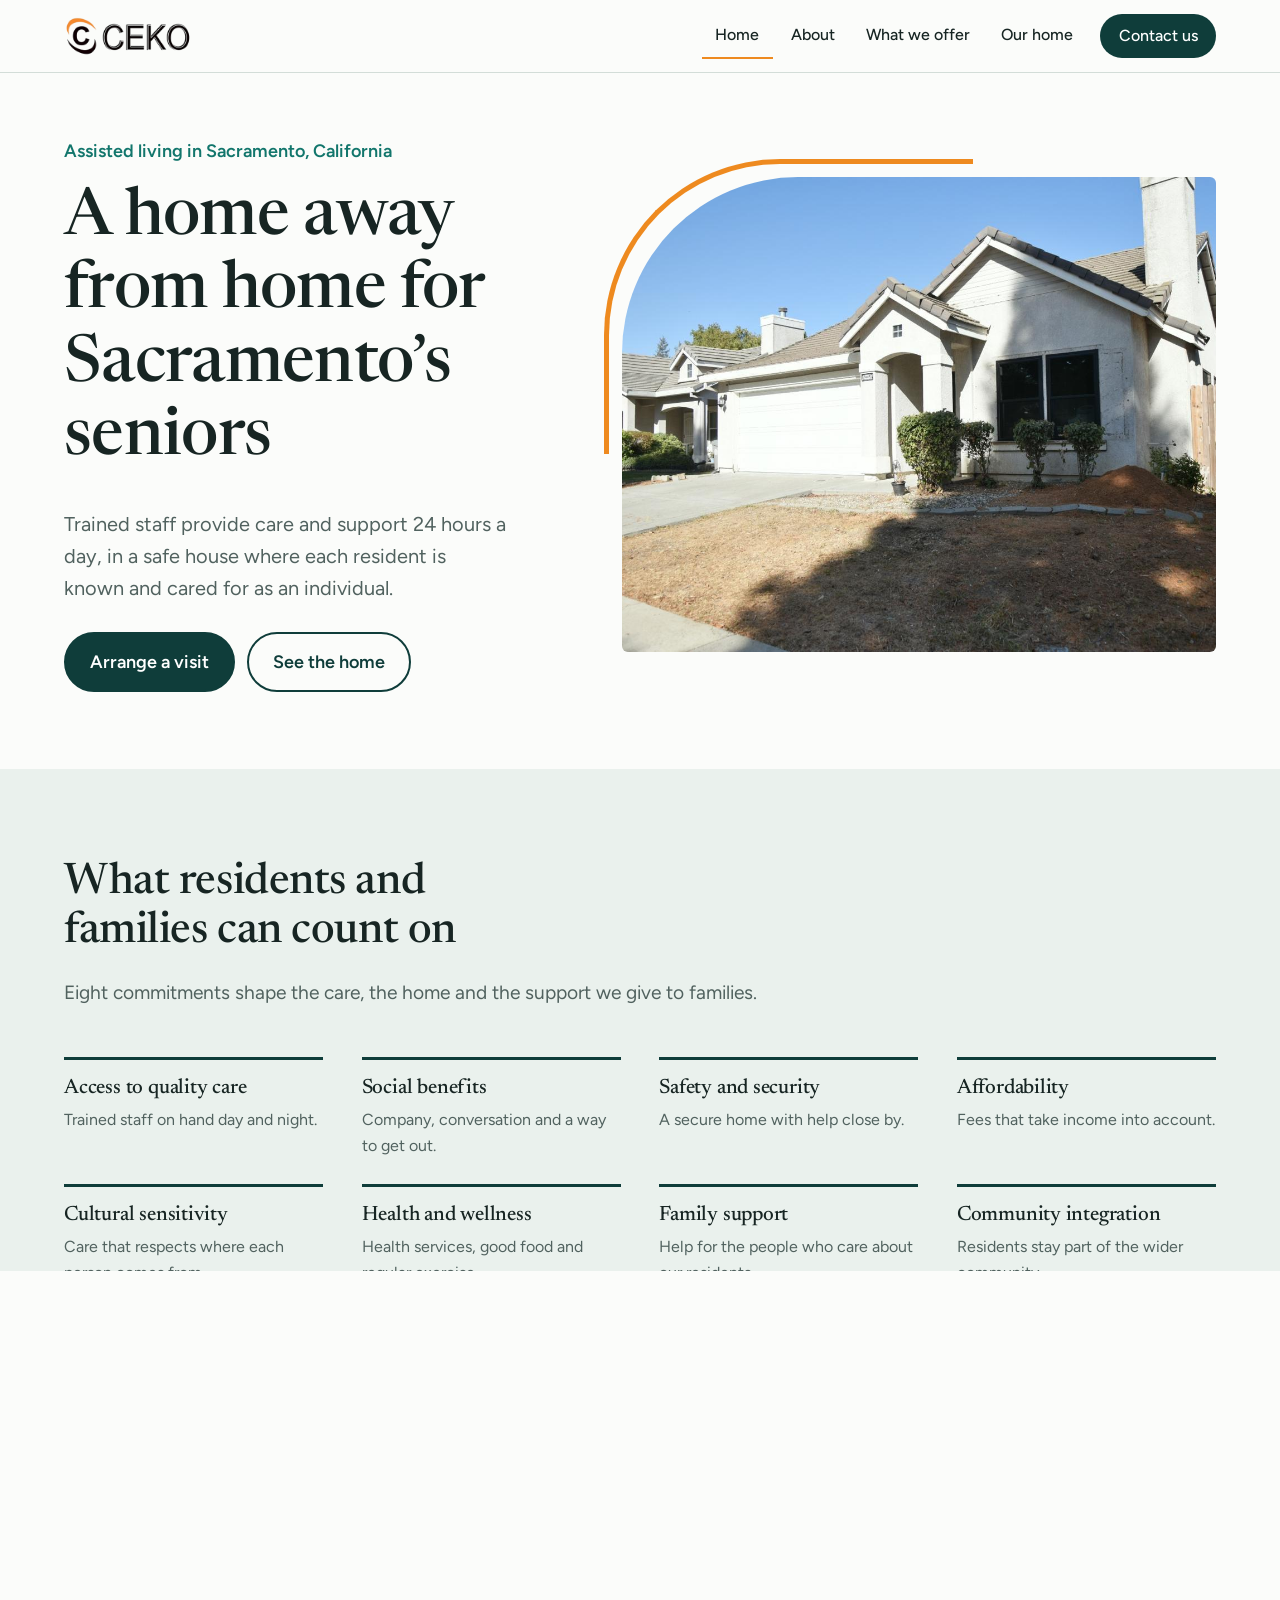
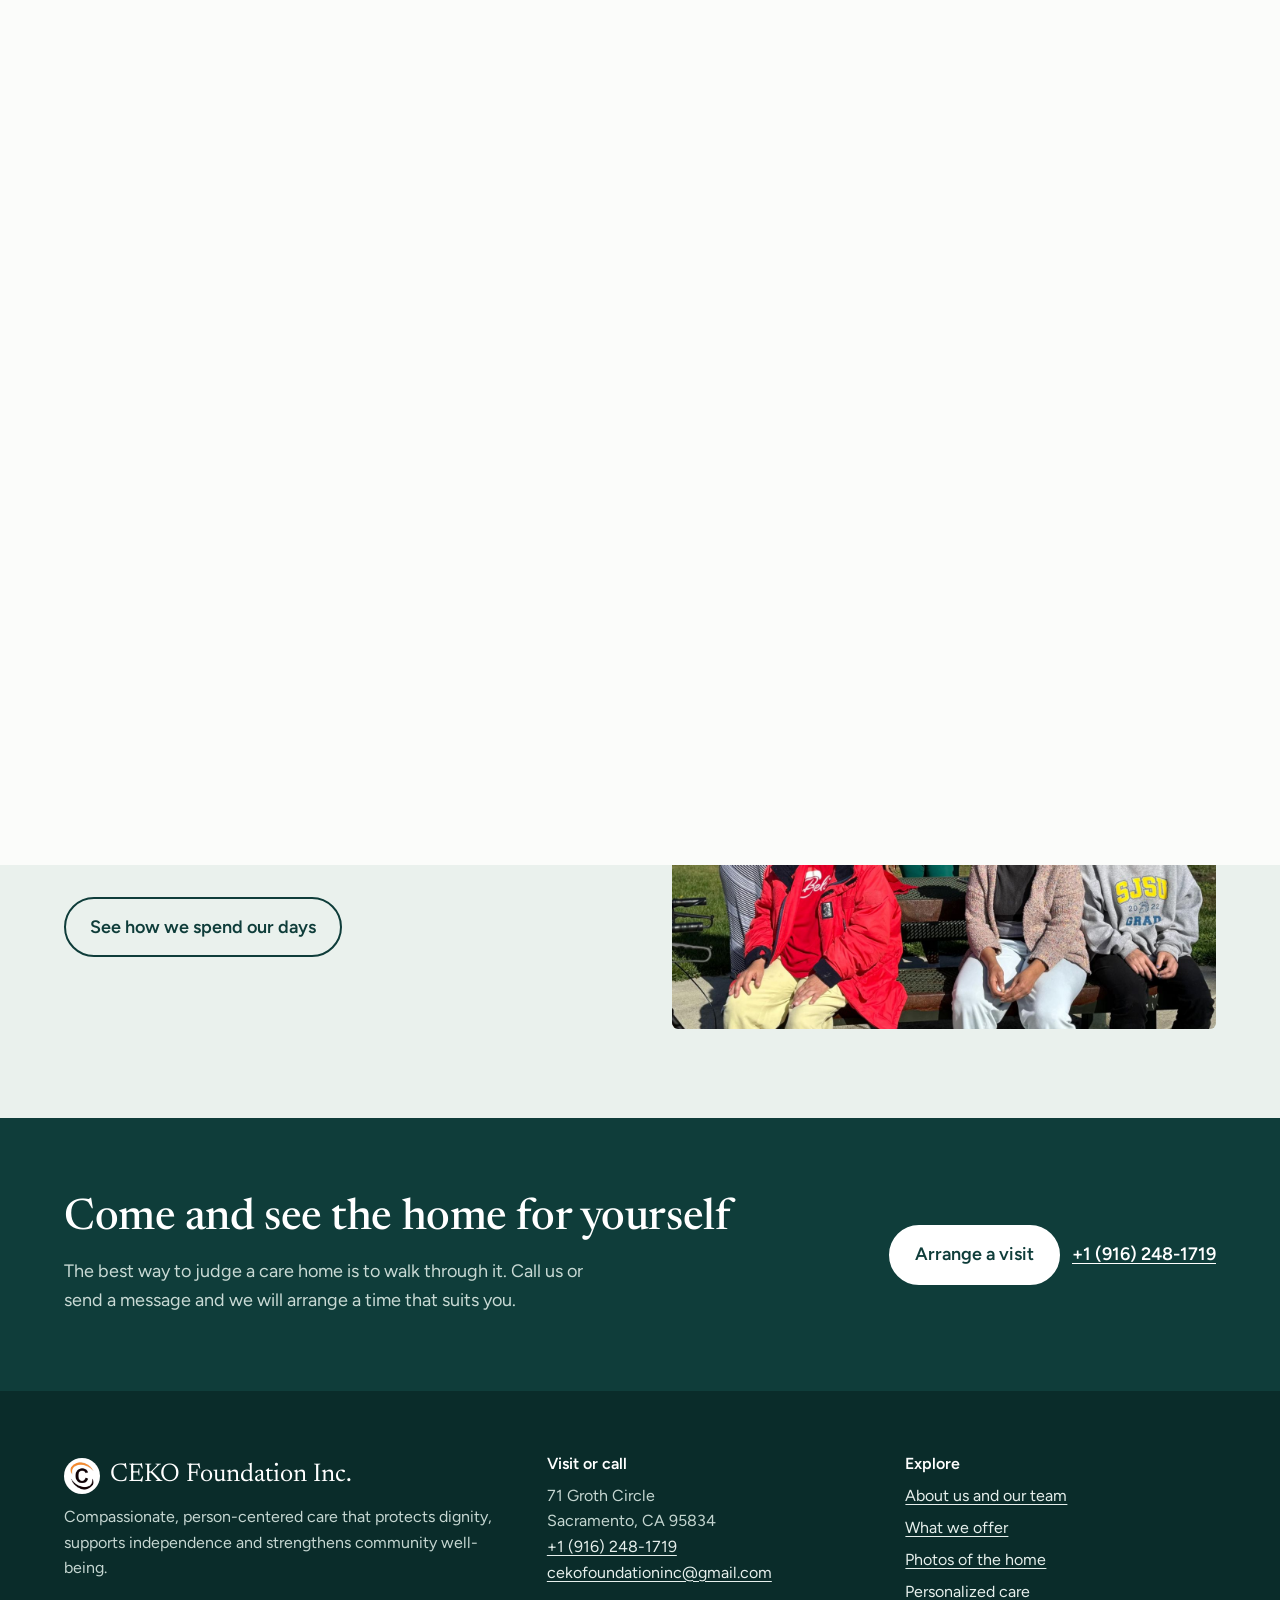
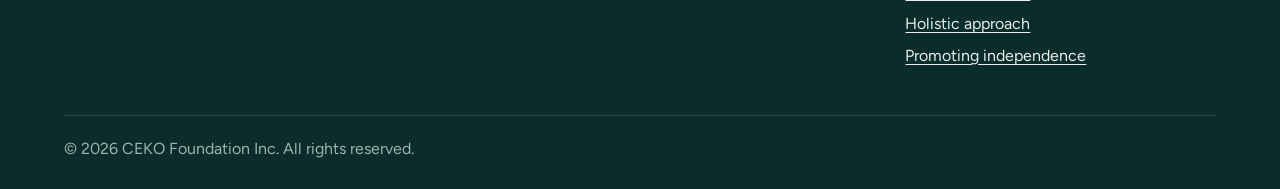
<file: index.html>
<!DOCTYPE html>
<html lang="en">
<head>
  <meta charset="utf-8">
  <meta name="viewport" content="width=device-width, initial-scale=1">
  <title>CEKO Foundation Inc. | Assisted living in Sacramento, CA</title>
  <meta name="description" content="CEKO Foundation Inc. is an assisted living home for seniors in Sacramento, California, with trained staff providing 24/7 care, a safe home and affordable, culturally sensitive support.">
  <meta property="og:title" content="CEKO Foundation Inc. | Assisted living in Sacramento, CA">
  <meta property="og:description" content="CEKO Foundation Inc. is an assisted living home for seniors in Sacramento, California, with trained staff providing 24/7 care, a safe home and affordable, culturally sensitive support.">
  <meta property="og:type" content="website">
  <meta property="og:image" content="images/home/exterior-front.jpg">
  <link rel="icon" type="image/png" href="images/brand/ceko-mark.png">
  <link rel="preconnect" href="https://fonts.googleapis.com">
  <link rel="preconnect" href="https://fonts.gstatic.com" crossorigin>
  <link href="https://fonts.googleapis.com/css2?family=Figtree:wght@400;500;600&family=Newsreader:opsz,wght@6..72,400;6..72,500&display=swap" rel="stylesheet">
  <link rel="stylesheet" href="css/styles.css">
</head>
<body>
  <a class="skip" href="#main">Skip to content</a>

  <header class="site-header">
    <div class="wrap">
      <a class="brand" href="index.html" aria-label="CEKO Foundation Inc. home">
        <img src="images/brand/ceko-logo.png" alt="CEKO" width="332" height="104">
      </a>
      <button class="nav-toggle" type="button" aria-expanded="false" aria-controls="site-nav">Menu</button>
      <nav class="nav" id="site-nav" aria-label="Main">
        <ul>
          <li><a href="index.html" aria-current="page">Home</a></li>
          <li><a href="about.html">About</a></li>
          <li><a href="services.html">What we offer</a></li>
          <li><a href="portfolio.html">Our home</a></li>
          <li class="nav-cta"><a href="contact.html">Contact us</a></li>
        </ul>
      </nav>
    </div>
  </header>

  <main id="main">

    <section class="hero">
      <div class="wrap">
        <div>
          <p class="hero-place">Assisted living in Sacramento, California</p>
          <h1>A home away from home for Sacramento&rsquo;s seniors</h1>
          <p class="hero-lede">Trained staff provide care and support 24 hours a day, in a safe house where each resident is known and cared for as an individual.</p>
          <div class="actions">
            <a class="btn" href="contact.html">Arrange a visit</a>
            <a class="btn ghost" href="portfolio.html">See the home</a>
          </div>
        </div>
        <div class="hero-photo">
          <div class="arc"><img src="images/home/exterior-front.jpg" alt="The front of the CEKO home on a sunny day" width="1280" height="852" fetchpriority="high"></div>
        </div>
      </div>
    </section>

    <section class="section tint" aria-labelledby="offer-title">
      <div class="wrap">
        <div class="section-head">
          <h2 id="offer-title">What residents and families can count on</h2>
          <p>Eight commitments shape the care, the home and the support we give to families.</p>
        </div>
        <ul class="offer-summary">
          <li><h3>Access to quality care</h3><p>Trained staff on hand day and night.</p></li>
          <li><h3>Social benefits</h3><p>Company, conversation and a way to get out.</p></li>
          <li><h3>Safety and security</h3><p>A secure home with help close by.</p></li>
          <li><h3>Affordability</h3><p>Fees that take income into account.</p></li>
          <li><h3>Cultural sensitivity</h3><p>Care that respects where each person comes from.</p></li>
          <li><h3>Health and wellness</h3><p>Health services, good food and regular exercise.</p></li>
          <li><h3>Family support</h3><p>Help for the people who care about our residents.</p></li>
          <li><h3>Community integration</h3><p>Residents stay part of the wider community.</p></li>
        </ul>
        <div class="actions"><a class="btn" href="services.html">See everything we offer</a></div>
      </div>
    </section>

    <section class="section" aria-labelledby="who-title">
      <div class="wrap split">
        <div class="arc flip"><img src="images/home/family-room.jpg" alt="Family room with a long leather sofa beside the kitchen bar" width="1280" height="852" loading="lazy" decoding="async"></div>
        <div>
          <h2 id="who-title">Who we are</h2>
          <p>CEKO is a special place for senior citizens. Our holistic approach to care focuses on physical, emotional and social needs.</p>
          <p>By creating individualized care plans, we help our residents maintain their independence, their dignity and their overall well-being.</p>
          <div class="actions"><a class="btn ghost" href="about.html">Meet the team</a><a class="btn ghost" href="about.html#mission">Our charitable mission</a></div>
        </div>
      </div>
    </section>

    <section class="section dark" aria-labelledby="home-title">
      <div class="wrap">
        <div class="section-head">
          <h2 id="home-title">A real house, set up for care</h2>
          <p>Bright shared rooms, comfortable bedrooms, walk-in showers with grab bars and a shaded patio for meals outdoors.</p>
        </div>
        <div class="mosaic">
          <a href="images/home/front-lounge.jpg" data-zoom><img src="images/home/front-lounge.jpg" alt="Front lounge with two sofas, a coffee table and bright windows" width="1280" height="852" loading="lazy" decoding="async"></a>
          <a href="images/home/dining-room.jpg" data-zoom><img src="images/home/dining-room.jpg" alt="Dining table by the patio doors, next to the family room" width="1280" height="852" loading="lazy" decoding="async"></a>
          <a href="images/home/bedroom-green.jpg" data-zoom><img src="images/home/bedroom-green.jpg" alt="Bedroom with two made beds and a chest of drawers" width="1280" height="852" loading="lazy" decoding="async"></a>
          <a href="images/home/kitchen.jpg" data-zoom><img src="images/home/kitchen.jpg" alt="Kitchen with wood cabinets and glass-fronted cupboards" width="1280" height="852" loading="lazy" decoding="async"></a>
          <a href="images/home/patio-dining.jpg" data-zoom><img src="images/home/patio-dining.jpg" alt="Shaded patio with an outdoor dining table and chairs" width="1280" height="852" loading="lazy" decoding="async"></a>
        </div>
        <div class="actions"><a class="btn light" href="portfolio.html">See all photos of the home</a></div>
      </div>
    </section>

    <section class="section" aria-labelledby="care-title">
      <div class="wrap">
        <div class="section-head">
          <h2 id="care-title">Three principles guide our care</h2>
          <p>Everything we do for residents comes back to these.</p>
        </div>
        <div class="approaches">
          <article class="approach">
            <a href="personalized-care.html">
              <div class="arc"><img src="images/home/bedroom-vanity.jpg" alt="Bedroom opening onto a vanity area with a large mirror" width="1280" height="852" loading="lazy" decoding="async"></div>
              <h3>Personalized care</h3>
              <p>Care shaped around each resident's needs, routines and preferences.</p>
              <span class="more">Read about personalized care</span>
            </a>
          </article>
          <article class="approach">
            <a href="holistic-approach.html">
              <div class="arc"><img src="images/life/shared-meal.jpg" alt="Residents and staff sharing a meal around the dining table" width="1400" height="1050" loading="lazy" decoding="async"></div>
              <h3>Holistic approach</h3>
              <p>Looking after physical, emotional and social well-being together.</p>
              <span class="more">Read about holistic approach</span>
            </a>
          </article>
          <article class="approach">
            <a href="promoting-independence.html">
              <div class="arc"><img src="images/life/park-walk-group.jpg" alt="Residents and staff standing together on a walk in the park" width="1400" height="1050" loading="lazy" decoding="async"></div>
              <h3>Promoting independence</h3>
              <p>Supporting residents to keep their autonomy and dignity.</p>
              <span class="more">Read about promoting independence</span>
            </a>
          </article>
        </div>
      </div>
    </section>

    <section class="section tint" aria-labelledby="life-title">
      <div class="wrap split reverse">
        <div class="arc"><img src="images/life/park-group.jpg" alt="Residents and staff together at the neighbourhood park" width="1400" height="1050" loading="lazy" decoding="async"></div>
        <div>
          <h2 id="life-title">Life here goes beyond the front door</h2>
          <p>Residents get out together: exercise in the neighbourhood park, meals out and trips to the cinema, with staff alongside every step.</p>
          <div class="actions"><a class="btn ghost" href="holistic-approach.html">See how we spend our days</a></div>
        </div>
      </div>
    </section>

    <section class="cta" aria-labelledby="cta-title">
      <div class="wrap">
        <div>
          <h2 id="cta-title">Come and see the home for yourself</h2>
          <p>The best way to judge a care home is to walk through it. Call us or send a message and we will arrange a time that suits you.</p>
        </div>
        <div class="actions">
          <a class="btn light" href="contact.html">Arrange a visit</a>
          <a class="phone" href="tel:+19162481719">+1 (916) 248-1719</a>
        </div>
      </div>
    </section>
  </main>

  <footer class="site-footer">
    <div class="wrap">
      <div class="cols">
        <div>
          <p class="name"><img src="images/brand/ceko-mark.png" alt="" width="180" height="180">CEKO Foundation Inc.</p>
          <p>Compassionate, person-centered care that protects dignity, supports independence and strengthens community well-being.</p>
        </div>
        <div>
          <h2>Visit or call</h2>
          <address>
            71 Groth Circle<br>
            Sacramento, CA 95834<br>
            <a href="tel:+19162481719">+1 (916) 248-1719</a><br>
            <a href="mailto:cekofoundationinc@gmail.com">cekofoundationinc@gmail.com</a>
          </address>
        </div>
        <div>
          <h2>Explore</h2>
          <ul>
            <li><a href="about.html">About us and our team</a></li>
            <li><a href="services.html">What we offer</a></li>
            <li><a href="portfolio.html">Photos of the home</a></li>
            <li><a href="personalized-care.html">Personalized care</a></li>
            <li><a href="holistic-approach.html">Holistic approach</a></li>
            <li><a href="promoting-independence.html">Promoting independence</a></li>
          </ul>
        </div>
      </div>
      <div class="legal"><p>&copy; 2026 CEKO Foundation Inc. All rights reserved.</p></div>
    </div>
  </footer>

  <script src="js/site.js" defer></script>
</body>
</html>
</file>
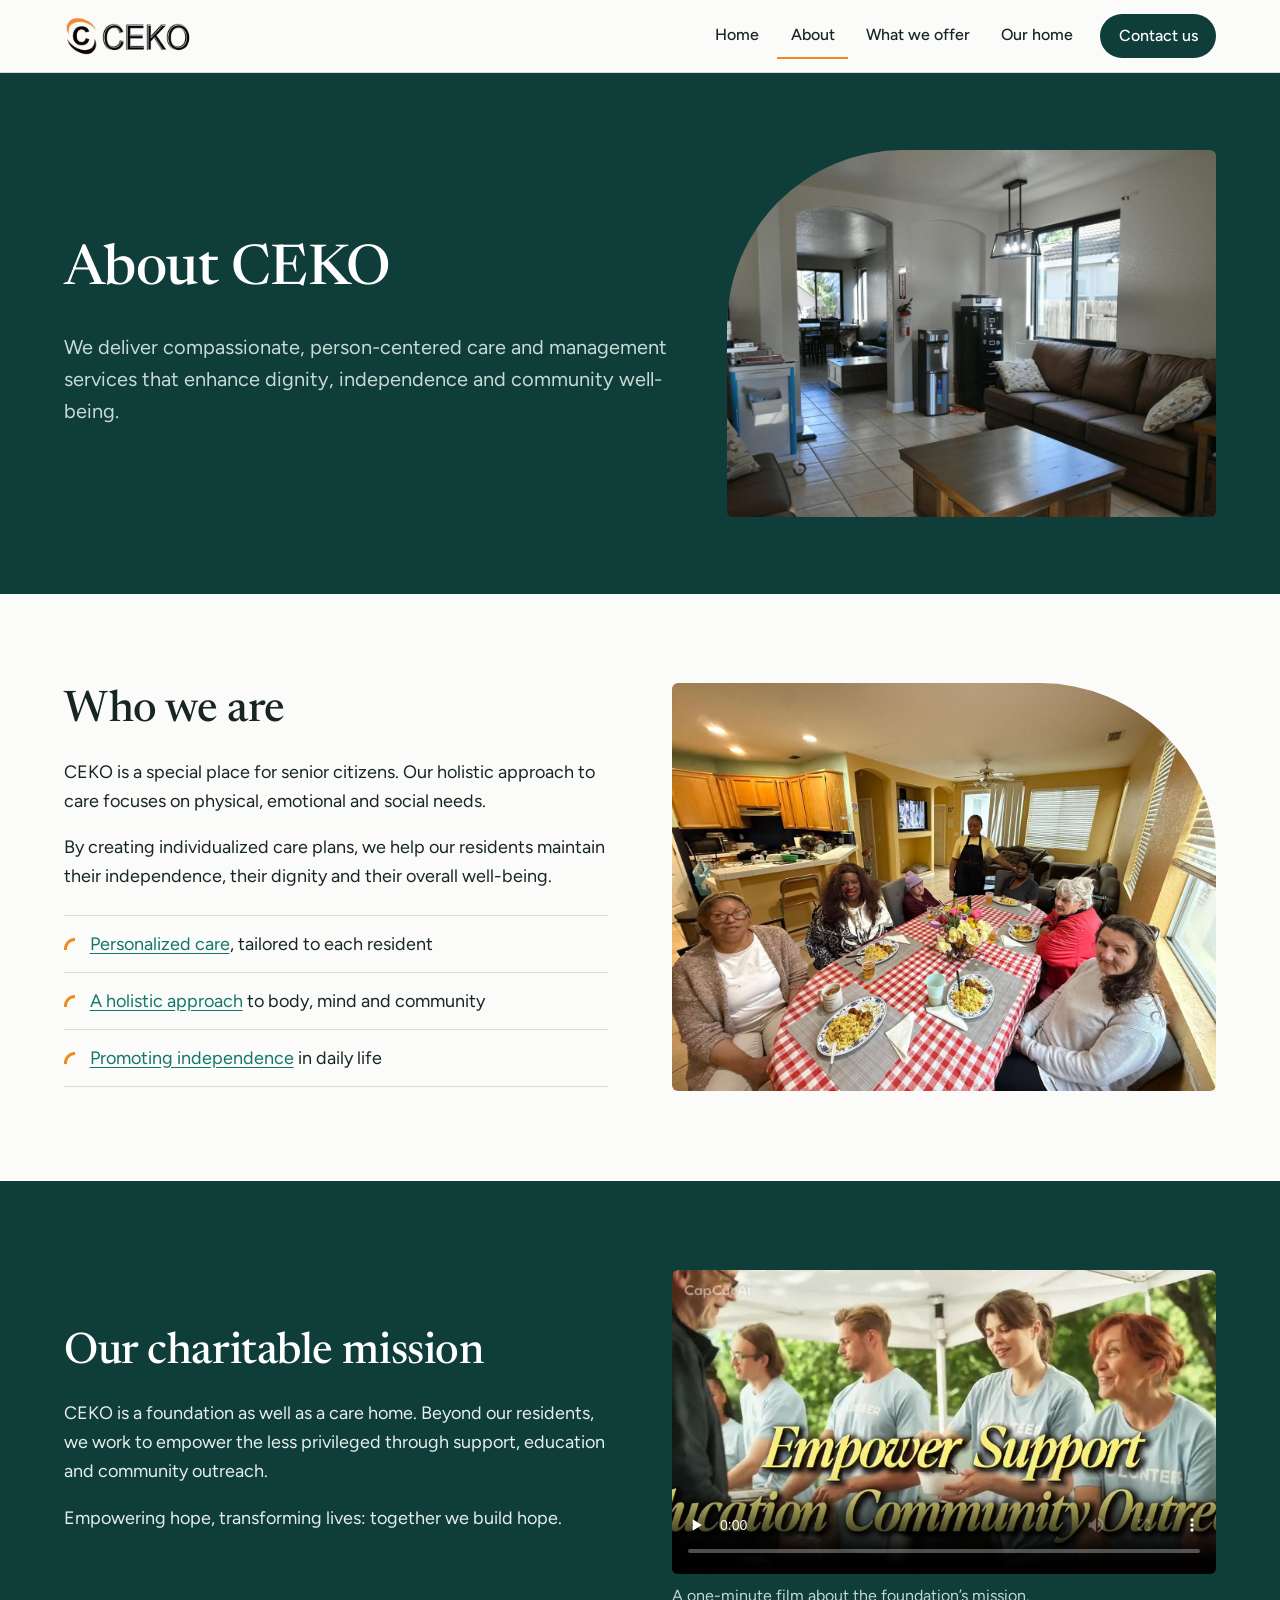
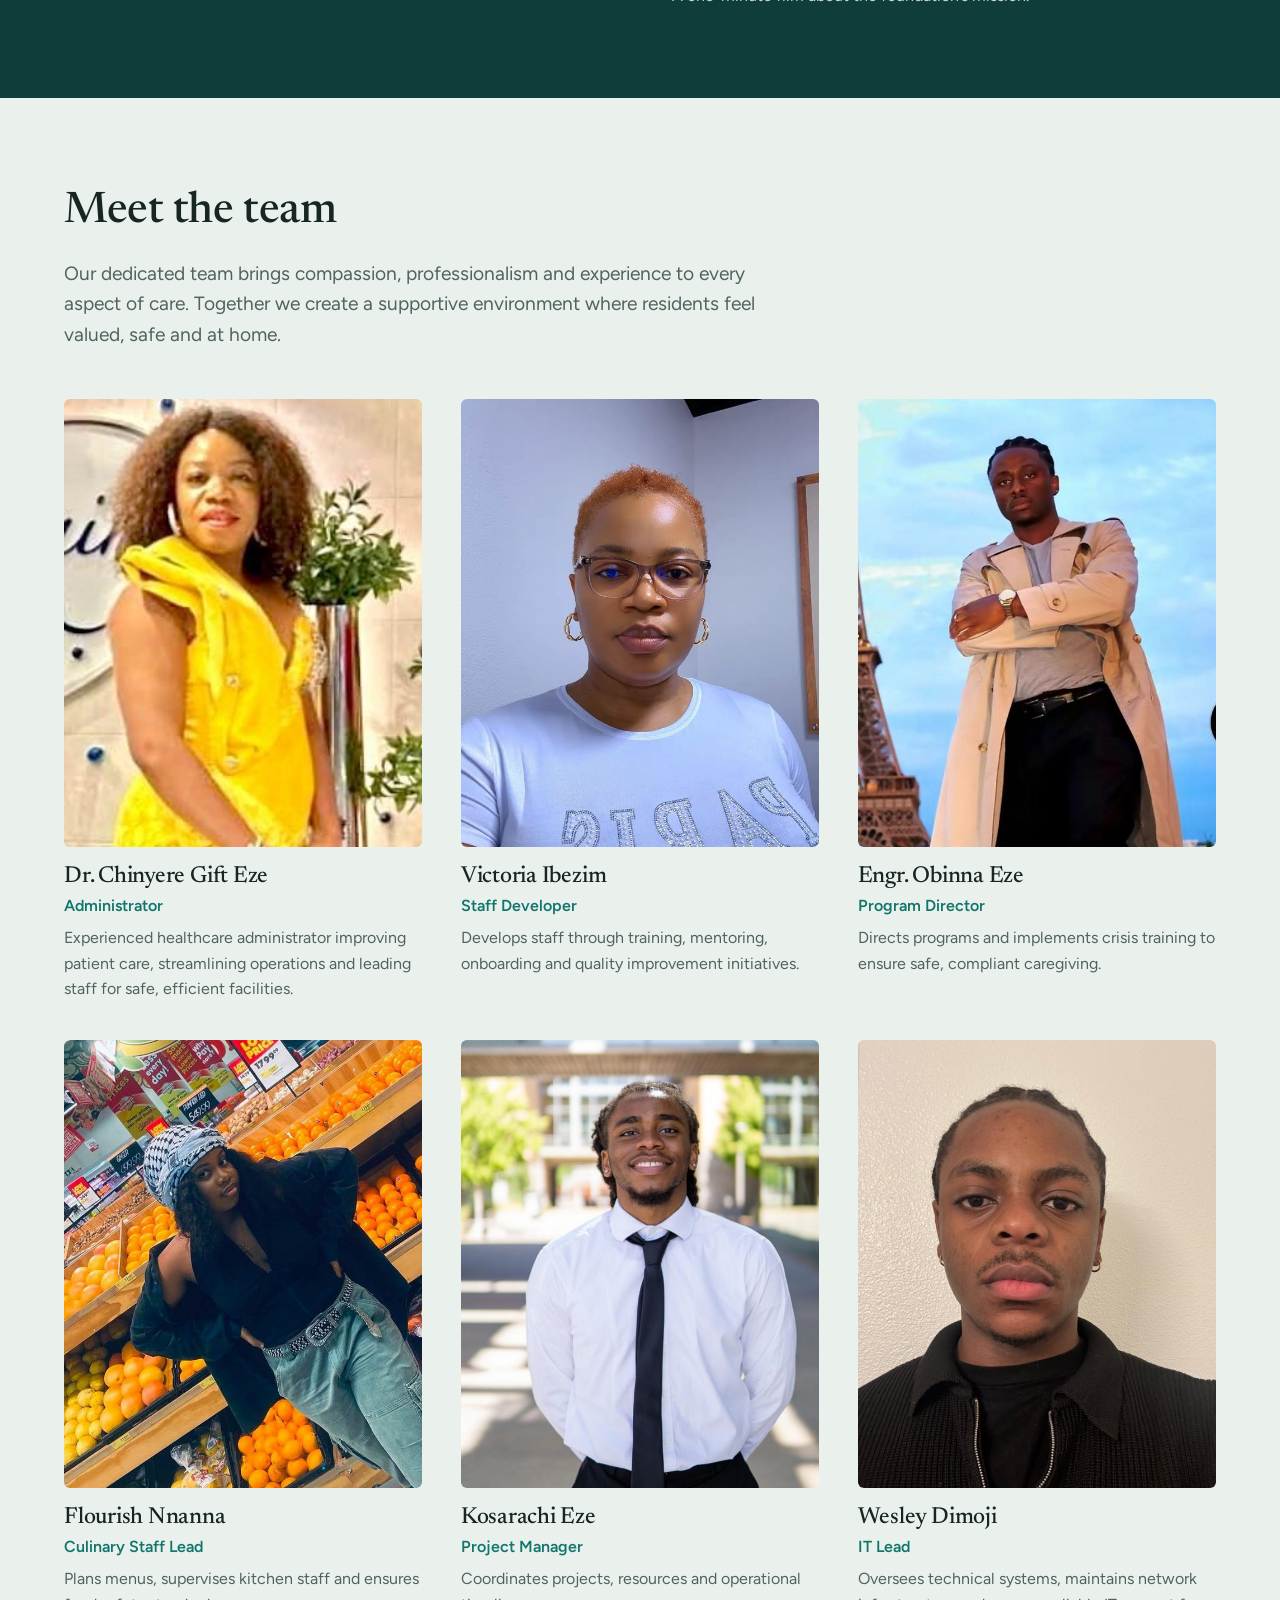
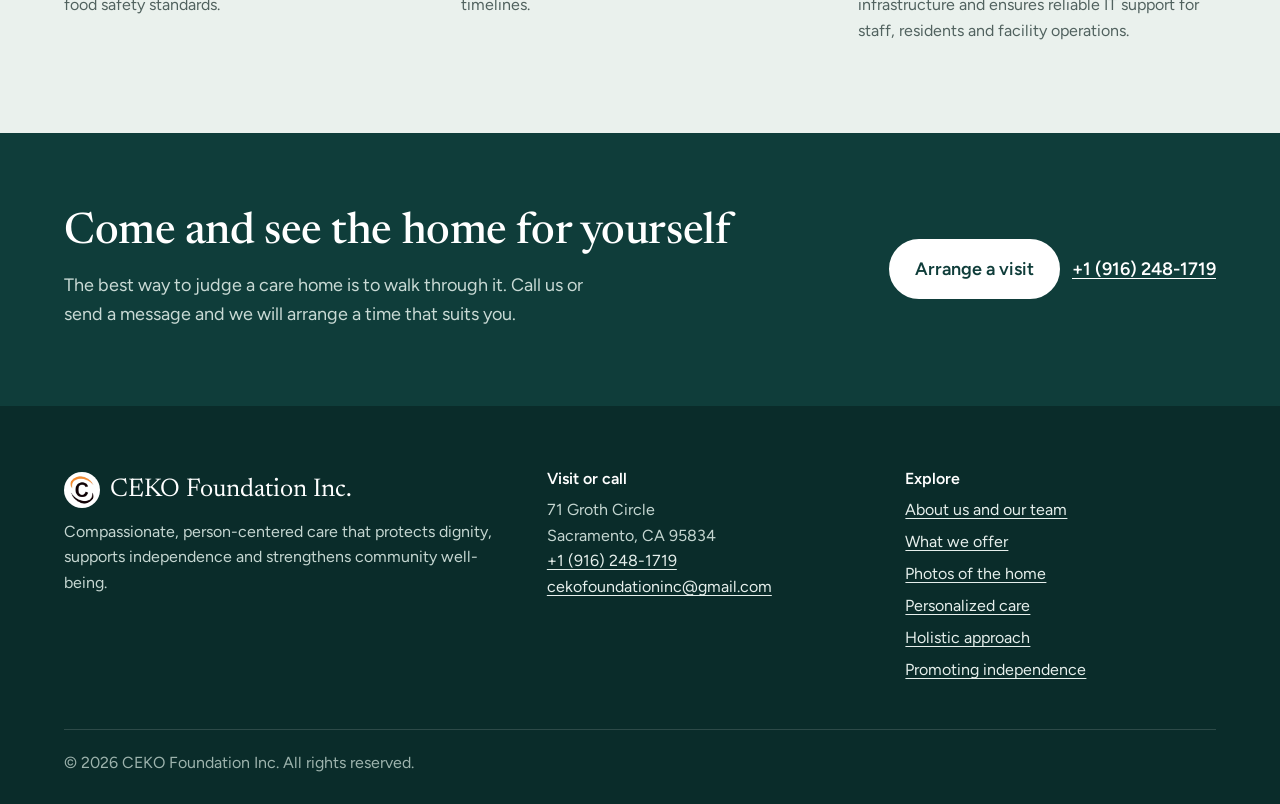
<file: about.html>
<!DOCTYPE html>
<html lang="en">
<head>
  <meta charset="utf-8">
  <meta name="viewport" content="width=device-width, initial-scale=1">
  <title>About us | CEKO Foundation Inc.</title>
  <meta name="description" content="Meet the team behind CEKO Foundation Inc., a residential care home for seniors in Sacramento, California.">
  <meta property="og:title" content="About us | CEKO Foundation Inc.">
  <meta property="og:description" content="Meet the team behind CEKO Foundation Inc., a residential care home for seniors in Sacramento, California.">
  <meta property="og:type" content="website">
  <meta property="og:image" content="images/home/exterior-front.jpg">
  <link rel="icon" type="image/png" href="images/brand/ceko-mark.png">
  <link rel="preconnect" href="https://fonts.googleapis.com">
  <link rel="preconnect" href="https://fonts.gstatic.com" crossorigin>
  <link href="https://fonts.googleapis.com/css2?family=Figtree:wght@400;500;600&family=Newsreader:opsz,wght@6..72,400;6..72,500&display=swap" rel="stylesheet">
  <link rel="stylesheet" href="css/styles.css">
</head>
<body>
  <a class="skip" href="#main">Skip to content</a>

  <header class="site-header">
    <div class="wrap">
      <a class="brand" href="index.html" aria-label="CEKO Foundation Inc. home">
        <img src="images/brand/ceko-logo.png" alt="CEKO" width="332" height="104">
      </a>
      <button class="nav-toggle" type="button" aria-expanded="false" aria-controls="site-nav">Menu</button>
      <nav class="nav" id="site-nav" aria-label="Main">
        <ul>
          <li><a href="index.html">Home</a></li>
          <li><a href="about.html" aria-current="page">About</a></li>
          <li><a href="services.html">What we offer</a></li>
          <li><a href="portfolio.html">Our home</a></li>
          <li class="nav-cta"><a href="contact.html">Contact us</a></li>
        </ul>
      </nav>
    </div>
  </header>

  <main id="main">

    <section class="page-head with-photo">
      <div class="wrap">
        <div>
          <h1>About CEKO</h1>
          <p>We deliver compassionate, person-centered care and management services that enhance dignity, independence and community well-being.</p>
        </div>
        <div class="arc"><img src="images/home/lounge-care-station.jpg" alt="Front lounge with the care cart and water station" width="1280" height="852" fetchpriority="high"></div>
      </div>
    </section>

    <section class="section" aria-labelledby="who-title">
      <div class="wrap split">
        <div>
          <h2 id="who-title">Who we are</h2>
          <p>CEKO is a special place for senior citizens. Our holistic approach to care focuses on physical, emotional and social needs.</p>
          <p>By creating individualized care plans, we help our residents maintain their independence, their dignity and their overall well-being.</p>
          <ul class="plain-list">
            <li><a href="personalized-care.html">Personalized care</a>, tailored to each resident</li>
            <li><a href="holistic-approach.html">A holistic approach</a> to body, mind and community</li>
            <li><a href="promoting-independence.html">Promoting independence</a> in daily life</li>
          </ul>
        </div>
        <div class="arc flip"><img src="images/life/shared-meal.jpg" alt="Residents and staff sharing a meal around the dining table" width="1400" height="1050" loading="lazy" decoding="async"></div>
      </div>
    </section>

    <section class="section dark" id="mission" aria-labelledby="mission-title">
      <div class="wrap split">
        <div>
          <h2 id="mission-title">Our charitable mission</h2>
          <p>CEKO is a foundation as well as a care home. Beyond our residents, we work to empower the less privileged through support, education and community outreach.</p>
          <p>Empowering hope, transforming lives: together we build hope.</p>
        </div>
        <figure>
          <div class="video-frame">
            <video controls preload="none" poster="images/video/foundation-mission.jpg" width="832" height="464">
              <source src="images/video/foundation-mission.mp4" type="video/mp4">
              Your browser cannot play this video. <a href="images/video/foundation-mission.mp4">Download the video</a>.
            </video>
          </div>
          <figcaption>A one-minute film about the foundation&rsquo;s mission.</figcaption>
        </figure>
      </div>
    </section>

    <section class="section tint" aria-labelledby="team-title">
      <div class="wrap">
        <div class="section-head">
          <h2 id="team-title">Meet the team</h2>
          <p>Our dedicated team brings compassion, professionalism and experience to every aspect of care. Together we create a supportive environment where residents feel valued, safe and at home.</p>
        </div>
        <ul class="team">
          <li>
            <img src="images/team/chinyere-eze.jpg" alt="Dr. Chinyere Gift Eze" width="289" height="401" loading="lazy" decoding="async">
            <h3>Dr. Chinyere Gift Eze</h3>
            <p class="role">Administrator</p>
            <p>Experienced healthcare administrator improving patient care, streamlining operations and leading staff for safe, efficient facilities.</p>
          </li>
          <li>
            <img src="images/team/victoria-ibezim.jpg" alt="Victoria Ibezim" width="640" height="800" loading="lazy" decoding="async">
            <h3>Victoria Ibezim</h3>
            <p class="role">Staff Developer</p>
            <p>Develops staff through training, mentoring, onboarding and quality improvement initiatives.</p>
          </li>
          <li>
            <img src="images/team/obinna-eze.jpg" alt="Engr. Obinna Eze" width="600" height="750" loading="lazy" decoding="async">
            <h3>Engr. Obinna Eze</h3>
            <p class="role">Program Director</p>
            <p>Directs programs and implements crisis training to ensure safe, compliant caregiving.</p>
          </li>
          <li>
            <img src="images/team/flourish-nnanna.jpg" alt="Flourish Nnanna" width="640" height="800" loading="lazy" decoding="async">
            <h3>Flourish Nnanna</h3>
            <p class="role">Culinary Staff Lead</p>
            <p>Plans menus, supervises kitchen staff and ensures food safety standards.</p>
          </li>
          <li>
            <img src="images/team/kosarachi-eze.jpg" alt="Kosarachi Eze" width="640" height="800" loading="lazy" decoding="async">
            <h3>Kosarachi Eze</h3>
            <p class="role">Project Manager</p>
            <p>Coordinates projects, resources and operational timelines.</p>
          </li>
          <li>
            <img src="images/team/wesley-dimoji.jpg" alt="Wesley Dimoji" width="640" height="800" loading="lazy" decoding="async">
            <h3>Wesley Dimoji</h3>
            <p class="role">IT Lead</p>
            <p>Oversees technical systems, maintains network infrastructure and ensures reliable IT support for staff, residents and facility operations.</p>
          </li>
        </ul>
      </div>
    </section>

    <section class="cta" aria-labelledby="cta-title">
      <div class="wrap">
        <div>
          <h2 id="cta-title">Come and see the home for yourself</h2>
          <p>The best way to judge a care home is to walk through it. Call us or send a message and we will arrange a time that suits you.</p>
        </div>
        <div class="actions">
          <a class="btn light" href="contact.html">Arrange a visit</a>
          <a class="phone" href="tel:+19162481719">+1 (916) 248-1719</a>
        </div>
      </div>
    </section>
  </main>

  <footer class="site-footer">
    <div class="wrap">
      <div class="cols">
        <div>
          <p class="name"><img src="images/brand/ceko-mark.png" alt="" width="180" height="180">CEKO Foundation Inc.</p>
          <p>Compassionate, person-centered care that protects dignity, supports independence and strengthens community well-being.</p>
        </div>
        <div>
          <h2>Visit or call</h2>
          <address>
            71 Groth Circle<br>
            Sacramento, CA 95834<br>
            <a href="tel:+19162481719">+1 (916) 248-1719</a><br>
            <a href="mailto:cekofoundationinc@gmail.com">cekofoundationinc@gmail.com</a>
          </address>
        </div>
        <div>
          <h2>Explore</h2>
          <ul>
            <li><a href="about.html">About us and our team</a></li>
            <li><a href="services.html">What we offer</a></li>
            <li><a href="portfolio.html">Photos of the home</a></li>
            <li><a href="personalized-care.html">Personalized care</a></li>
            <li><a href="holistic-approach.html">Holistic approach</a></li>
            <li><a href="promoting-independence.html">Promoting independence</a></li>
          </ul>
        </div>
      </div>
      <div class="legal"><p>&copy; 2026 CEKO Foundation Inc. All rights reserved.</p></div>
    </div>
  </footer>

  <script src="js/site.js" defer></script>
</body>
</html>
</file>
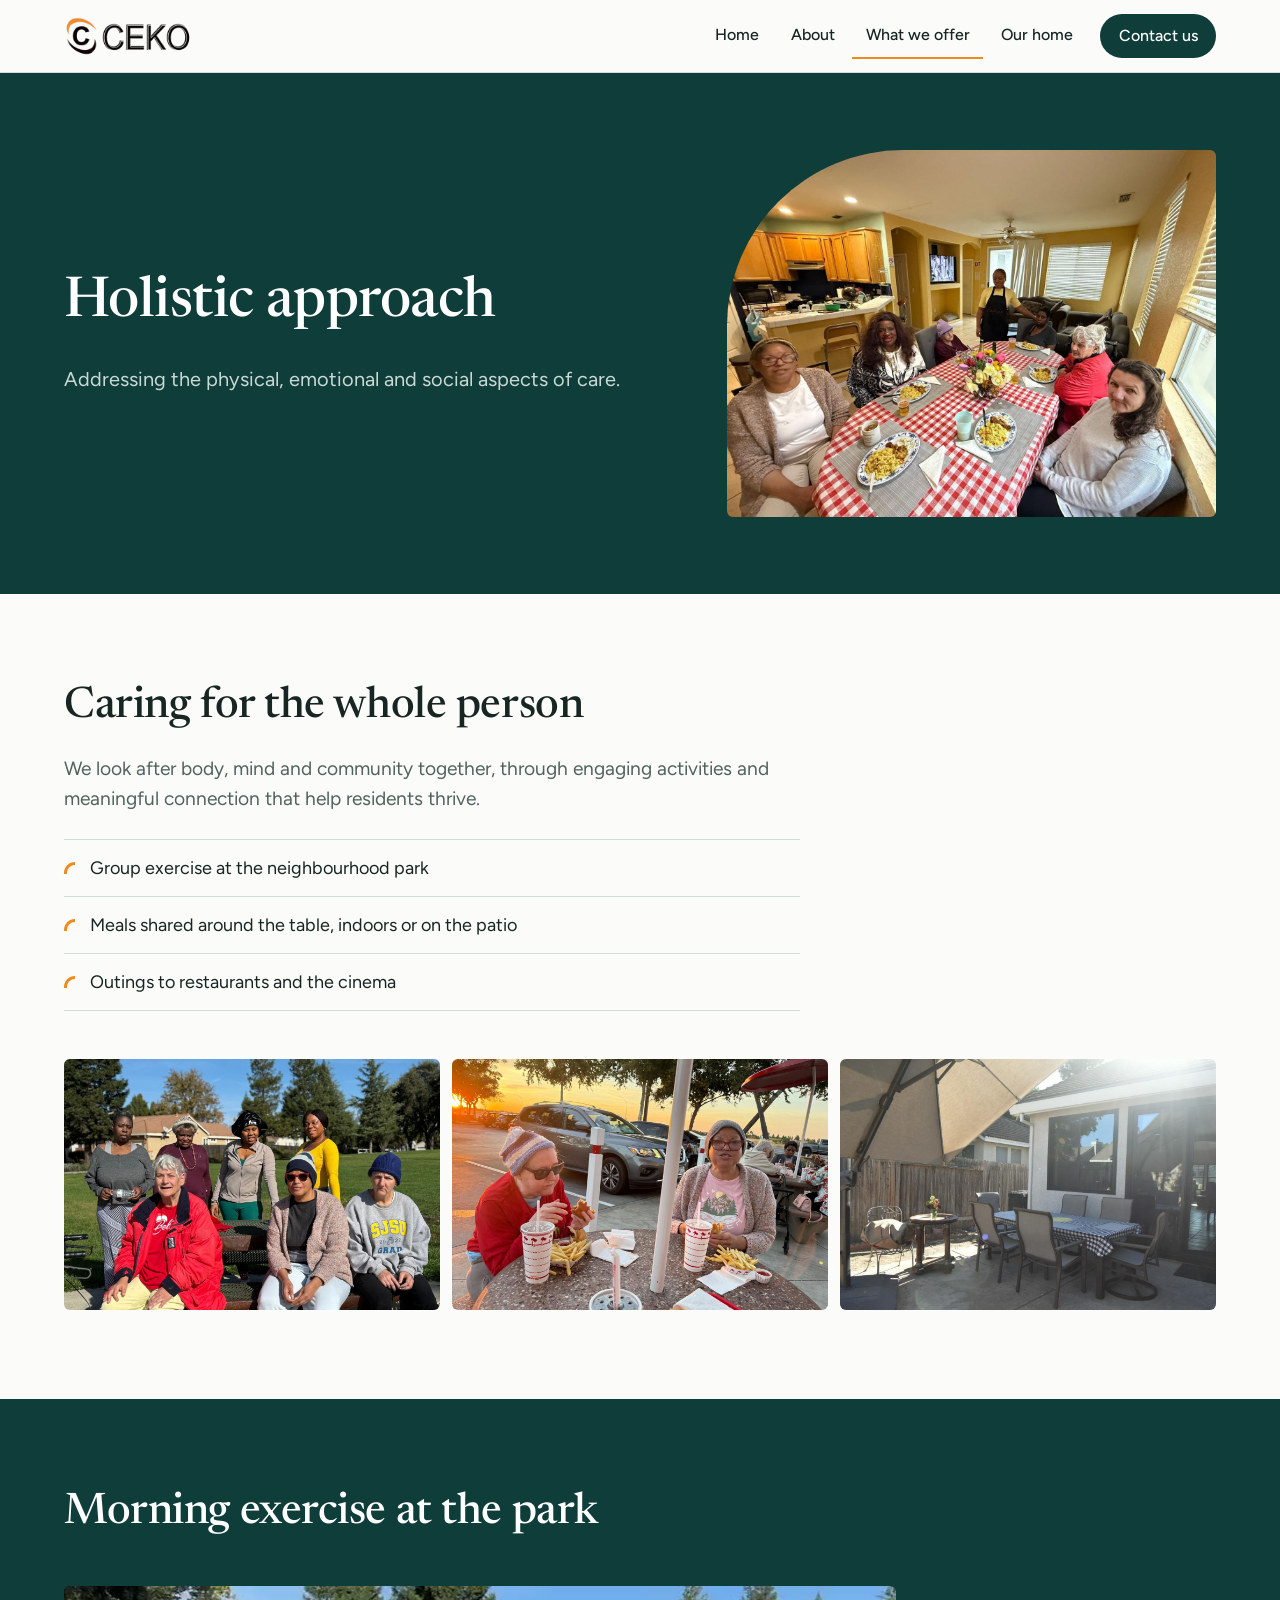
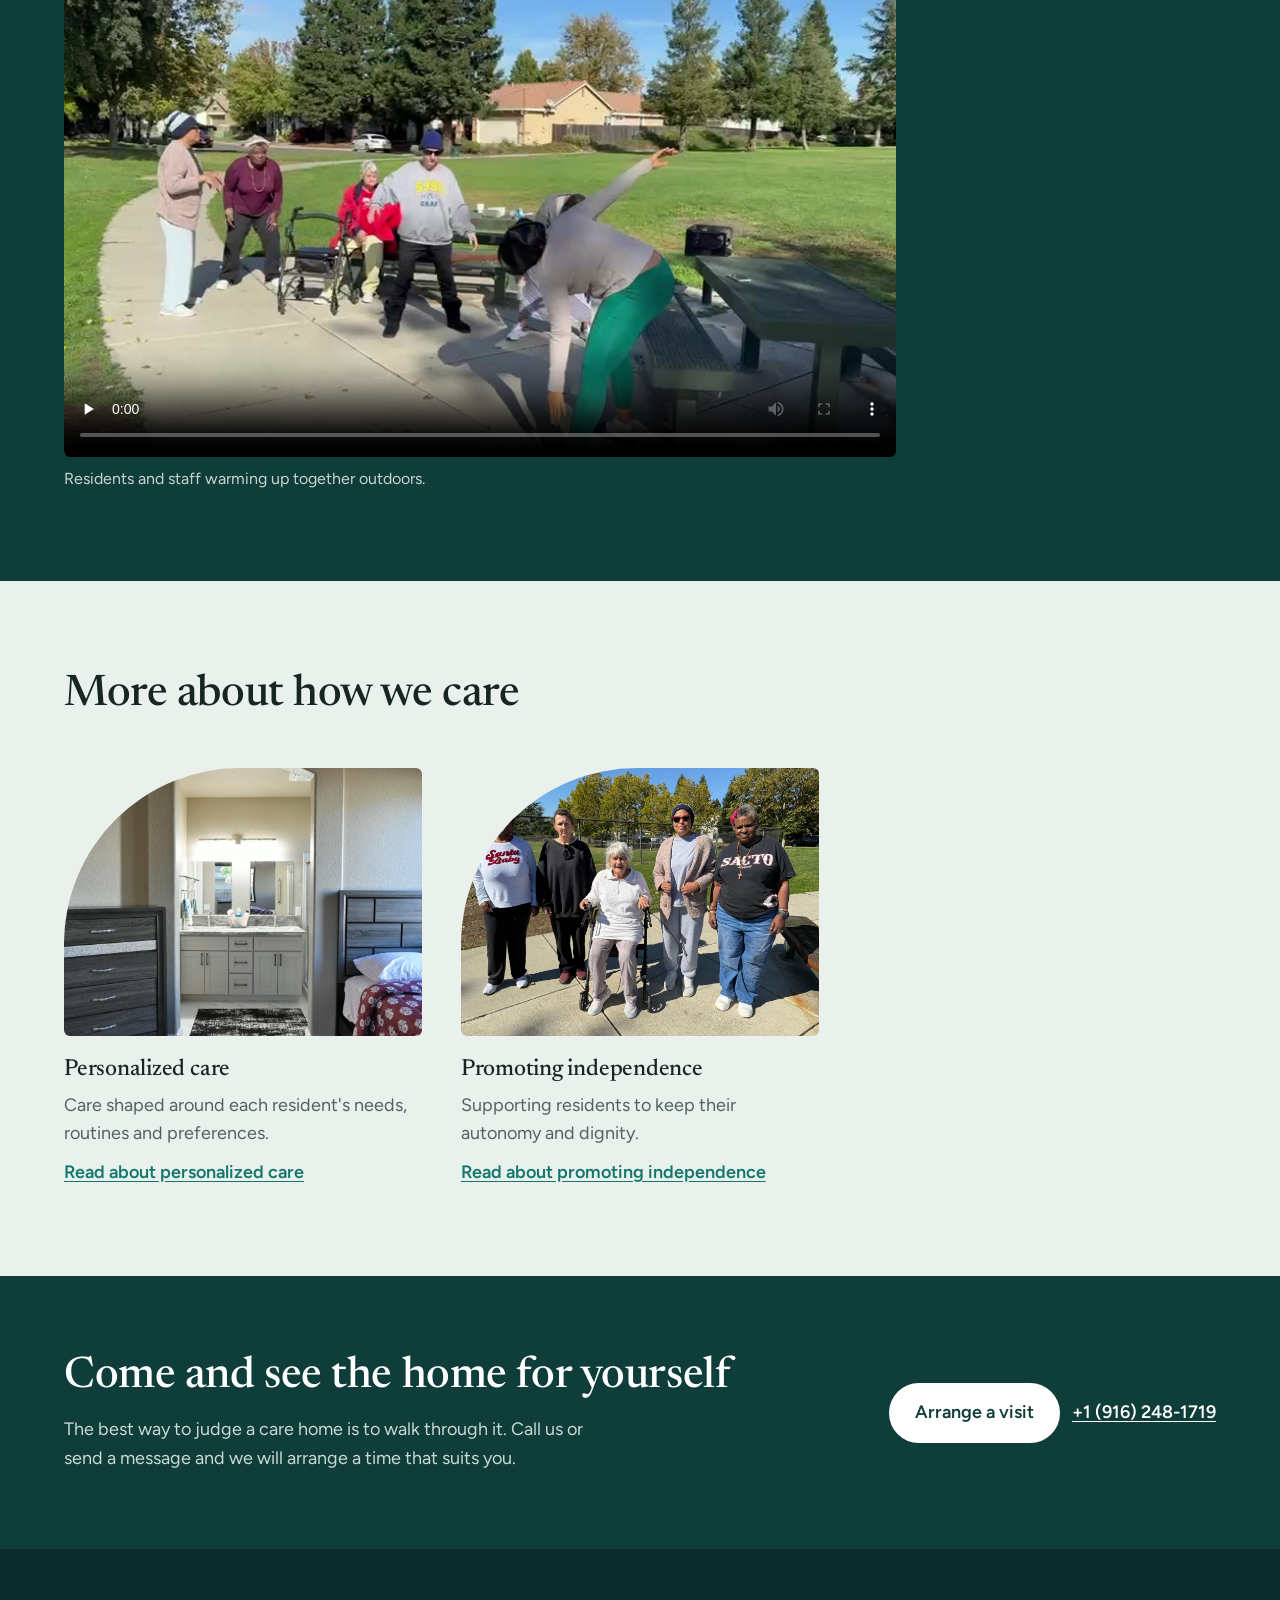
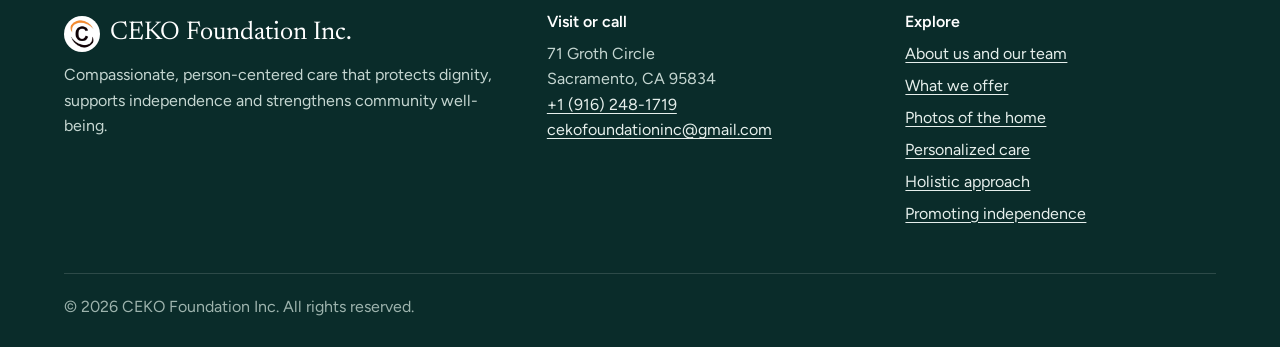
<file: holistic-approach.html>
<!DOCTYPE html>
<html lang="en">
<head>
  <meta charset="utf-8">
  <meta name="viewport" content="width=device-width, initial-scale=1">
  <title>Holistic approach | CEKO Foundation Inc.</title>
  <meta name="description" content="Addressing the physical, emotional and social aspects of care.">
  <meta property="og:title" content="Holistic approach | CEKO Foundation Inc.">
  <meta property="og:description" content="Addressing the physical, emotional and social aspects of care.">
  <meta property="og:type" content="website">
  <meta property="og:image" content="images/home/exterior-front.jpg">
  <link rel="icon" type="image/png" href="images/brand/ceko-mark.png">
  <link rel="preconnect" href="https://fonts.googleapis.com">
  <link rel="preconnect" href="https://fonts.gstatic.com" crossorigin>
  <link href="https://fonts.googleapis.com/css2?family=Figtree:wght@400;500;600&family=Newsreader:opsz,wght@6..72,400;6..72,500&display=swap" rel="stylesheet">
  <link rel="stylesheet" href="css/styles.css">
</head>
<body>
  <a class="skip" href="#main">Skip to content</a>

  <header class="site-header">
    <div class="wrap">
      <a class="brand" href="index.html" aria-label="CEKO Foundation Inc. home">
        <img src="images/brand/ceko-logo.png" alt="CEKO" width="332" height="104">
      </a>
      <button class="nav-toggle" type="button" aria-expanded="false" aria-controls="site-nav">Menu</button>
      <nav class="nav" id="site-nav" aria-label="Main">
        <ul>
          <li><a href="index.html">Home</a></li>
          <li><a href="about.html">About</a></li>
          <li><a href="services.html" aria-current="page">What we offer</a></li>
          <li><a href="portfolio.html">Our home</a></li>
          <li class="nav-cta"><a href="contact.html">Contact us</a></li>
        </ul>
      </nav>
    </div>
  </header>

  <main id="main">

    <section class="page-head with-photo">
      <div class="wrap">
        <div>
          <h1>Holistic approach</h1>
          <p>Addressing the physical, emotional and social aspects of care.</p>
        </div>
        <div class="arc"><img src="images/life/shared-meal.jpg" alt="Residents and staff sharing a meal around the dining table" width="1400" height="1050" fetchpriority="high"></div>
      </div>
    </section>

    <section class="section" aria-labelledby="intro-title">
      <div class="wrap">
        <div class="section-head">
          <h2 id="intro-title">Caring for the whole person</h2>
          <p>We look after body, mind and community together, through engaging activities and meaningful connection that help residents thrive.</p>
          <ul class="plain-list">
            <li>Group exercise at the neighbourhood park</li>
            <li>Meals shared around the table, indoors or on the patio</li>
            <li>Outings to restaurants and the cinema</li>
          </ul>
        </div>
        <div class="gallery">
          <a href="images/life/park-group.jpg" data-zoom><img src="images/life/park-group.jpg" alt="Residents and staff together at the neighbourhood park" width="1400" height="1050" loading="lazy" decoding="async"></a>
          <a href="images/life/evening-outing.jpg" data-zoom><img src="images/life/evening-outing.jpg" alt="Two residents enjoying burgers outdoors at sunset" width="1400" height="1050" loading="lazy" decoding="async"></a>
          <a href="images/home/patio-dining.jpg" data-zoom><img src="images/home/patio-dining.jpg" alt="Shaded patio with an outdoor dining table and chairs" width="1280" height="852" loading="lazy" decoding="async"></a>
        </div>
      </div>
    </section>
    <section class="section dark" aria-labelledby="video-title">
      <div class="wrap">
        <div class="section-head"><h2 id="video-title">Morning exercise at the park</h2></div>
        <figure>
          <div class="video-frame">
            <video controls preload="none" poster="images/video/park-exercise.jpg" width="848" height="480">
              <source src="images/video/park-exercise.mp4" type="video/mp4">
              Your browser cannot play this video. <a href="images/video/park-exercise.mp4">Download the video</a>.
            </video>
          </div>
          <figcaption>Residents and staff warming up together outdoors.</figcaption>
        </figure>
      </div>
    </section>

    <section class="section tint" aria-labelledby="more-care">
      <div class="wrap">
        <div class="section-head"><h2 id="more-care">More about how we care</h2></div>
        <div class="approaches">
          <article class="approach">
            <a href="personalized-care.html">
              <div class="arc"><img src="images/home/bedroom-vanity.jpg" alt="Bedroom opening onto a vanity area with a large mirror" width="1280" height="852" loading="lazy" decoding="async"></div>
              <h3>Personalized care</h3>
              <p>Care shaped around each resident's needs, routines and preferences.</p>
              <span class="more">Read about personalized care</span>
            </a>
          </article>
          <article class="approach">
            <a href="promoting-independence.html">
              <div class="arc"><img src="images/life/park-walk-group.jpg" alt="Residents and staff standing together on a walk in the park" width="1400" height="1050" loading="lazy" decoding="async"></div>
              <h3>Promoting independence</h3>
              <p>Supporting residents to keep their autonomy and dignity.</p>
              <span class="more">Read about promoting independence</span>
            </a>
          </article>
        </div>
      </div>
    </section>

    <section class="cta" aria-labelledby="cta-title">
      <div class="wrap">
        <div>
          <h2 id="cta-title">Come and see the home for yourself</h2>
          <p>The best way to judge a care home is to walk through it. Call us or send a message and we will arrange a time that suits you.</p>
        </div>
        <div class="actions">
          <a class="btn light" href="contact.html">Arrange a visit</a>
          <a class="phone" href="tel:+19162481719">+1 (916) 248-1719</a>
        </div>
      </div>
    </section>
  </main>

  <footer class="site-footer">
    <div class="wrap">
      <div class="cols">
        <div>
          <p class="name"><img src="images/brand/ceko-mark.png" alt="" width="180" height="180">CEKO Foundation Inc.</p>
          <p>Compassionate, person-centered care that protects dignity, supports independence and strengthens community well-being.</p>
        </div>
        <div>
          <h2>Visit or call</h2>
          <address>
            71 Groth Circle<br>
            Sacramento, CA 95834<br>
            <a href="tel:+19162481719">+1 (916) 248-1719</a><br>
            <a href="mailto:cekofoundationinc@gmail.com">cekofoundationinc@gmail.com</a>
          </address>
        </div>
        <div>
          <h2>Explore</h2>
          <ul>
            <li><a href="about.html">About us and our team</a></li>
            <li><a href="services.html">What we offer</a></li>
            <li><a href="portfolio.html">Photos of the home</a></li>
            <li><a href="personalized-care.html">Personalized care</a></li>
            <li><a href="holistic-approach.html">Holistic approach</a></li>
            <li><a href="promoting-independence.html">Promoting independence</a></li>
          </ul>
        </div>
      </div>
      <div class="legal"><p>&copy; 2026 CEKO Foundation Inc. All rights reserved.</p></div>
    </div>
  </footer>

  <script src="js/site.js" defer></script>
</body>
</html>
</file>
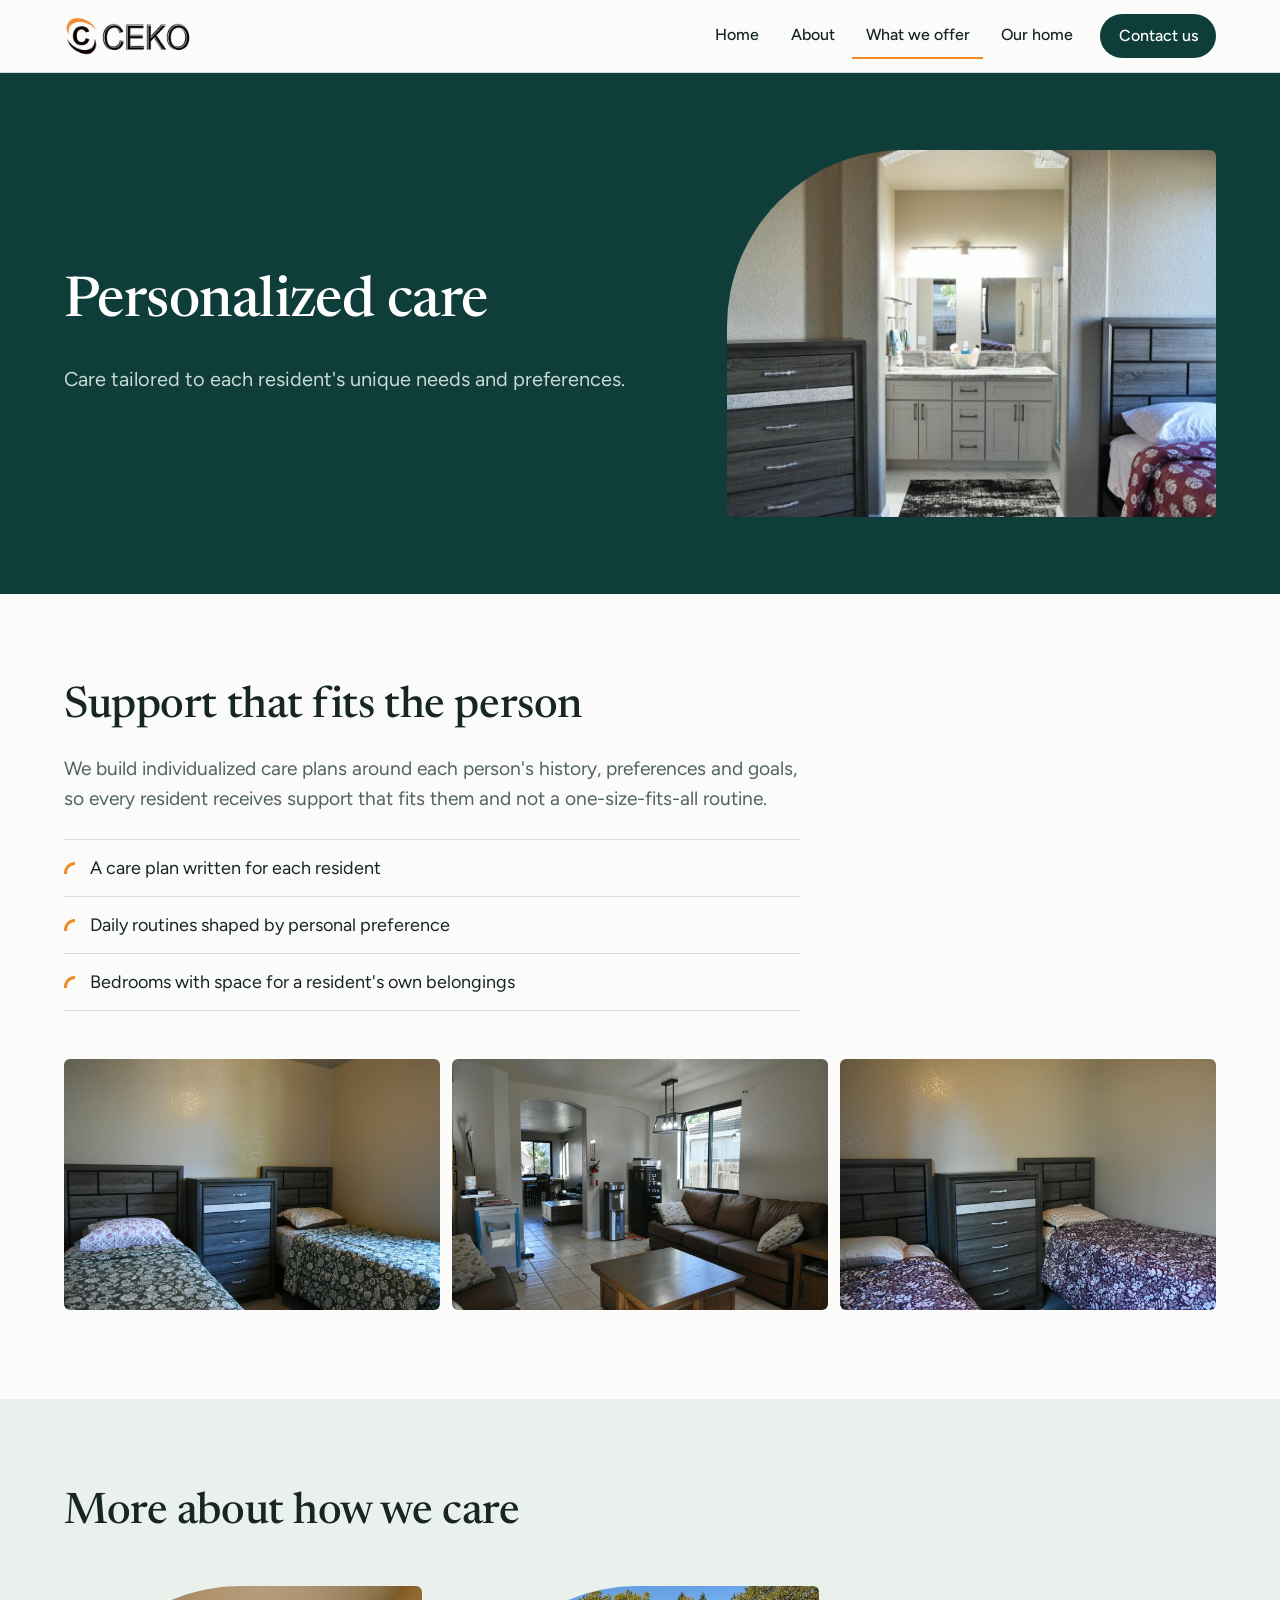
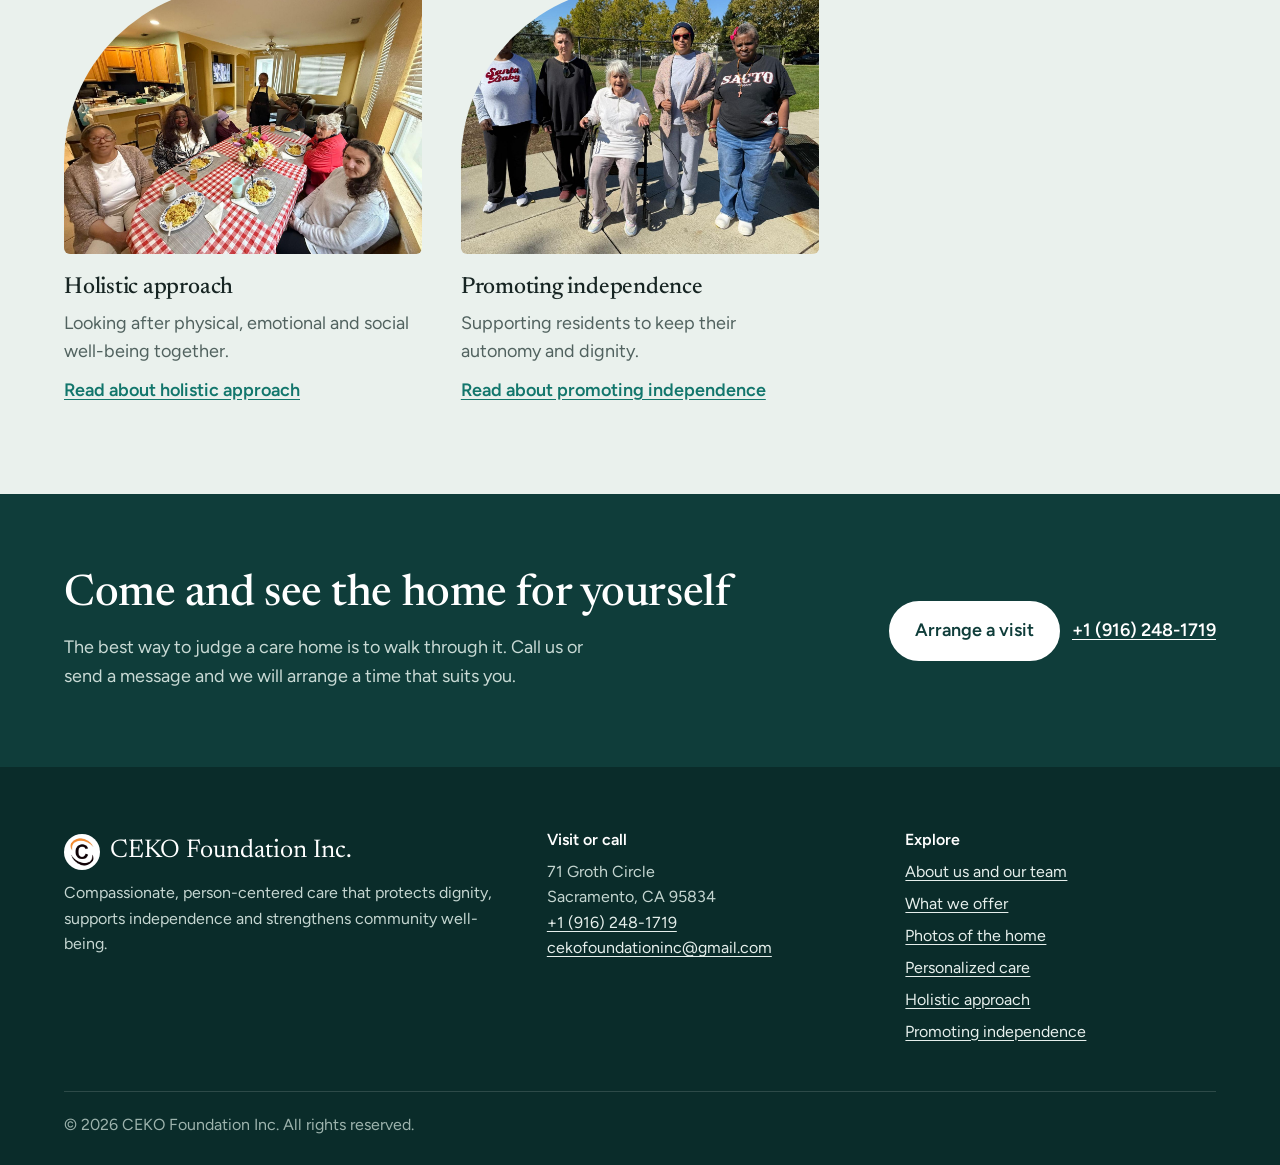
<file: personalized-care.html>
<!DOCTYPE html>
<html lang="en">
<head>
  <meta charset="utf-8">
  <meta name="viewport" content="width=device-width, initial-scale=1">
  <title>Personalized care | CEKO Foundation Inc.</title>
  <meta name="description" content="Care tailored to each resident&#x27;s unique needs and preferences.">
  <meta property="og:title" content="Personalized care | CEKO Foundation Inc.">
  <meta property="og:description" content="Care tailored to each resident&#x27;s unique needs and preferences.">
  <meta property="og:type" content="website">
  <meta property="og:image" content="images/home/exterior-front.jpg">
  <link rel="icon" type="image/png" href="images/brand/ceko-mark.png">
  <link rel="preconnect" href="https://fonts.googleapis.com">
  <link rel="preconnect" href="https://fonts.gstatic.com" crossorigin>
  <link href="https://fonts.googleapis.com/css2?family=Figtree:wght@400;500;600&family=Newsreader:opsz,wght@6..72,400;6..72,500&display=swap" rel="stylesheet">
  <link rel="stylesheet" href="css/styles.css">
</head>
<body>
  <a class="skip" href="#main">Skip to content</a>

  <header class="site-header">
    <div class="wrap">
      <a class="brand" href="index.html" aria-label="CEKO Foundation Inc. home">
        <img src="images/brand/ceko-logo.png" alt="CEKO" width="332" height="104">
      </a>
      <button class="nav-toggle" type="button" aria-expanded="false" aria-controls="site-nav">Menu</button>
      <nav class="nav" id="site-nav" aria-label="Main">
        <ul>
          <li><a href="index.html">Home</a></li>
          <li><a href="about.html">About</a></li>
          <li><a href="services.html" aria-current="page">What we offer</a></li>
          <li><a href="portfolio.html">Our home</a></li>
          <li class="nav-cta"><a href="contact.html">Contact us</a></li>
        </ul>
      </nav>
    </div>
  </header>

  <main id="main">

    <section class="page-head with-photo">
      <div class="wrap">
        <div>
          <h1>Personalized care</h1>
          <p>Care tailored to each resident's unique needs and preferences.</p>
        </div>
        <div class="arc"><img src="images/home/bedroom-vanity.jpg" alt="Bedroom opening onto a vanity area with a large mirror" width="1280" height="852" fetchpriority="high"></div>
      </div>
    </section>

    <section class="section" aria-labelledby="intro-title">
      <div class="wrap">
        <div class="section-head">
          <h2 id="intro-title">Support that fits the person</h2>
          <p>We build individualized care plans around each person's history, preferences and goals, so every resident receives support that fits them and not a one-size-fits-all routine.</p>
          <ul class="plain-list">
            <li>A care plan written for each resident</li>
            <li>Daily routines shaped by personal preference</li>
            <li>Bedrooms with space for a resident's own belongings</li>
          </ul>
        </div>
        <div class="gallery">
          <a href="images/home/bedroom-green.jpg" data-zoom><img src="images/home/bedroom-green.jpg" alt="Bedroom with two made beds and a chest of drawers" width="1280" height="852" loading="lazy" decoding="async"></a>
          <a href="images/home/lounge-care-station.jpg" data-zoom><img src="images/home/lounge-care-station.jpg" alt="Front lounge with the care cart and water station" width="1280" height="852" loading="lazy" decoding="async"></a>
          <a href="images/home/bedroom-plum.jpg" data-zoom><img src="images/home/bedroom-plum.jpg" alt="Bedroom with two beds and a shared chest of drawers" width="1280" height="852" loading="lazy" decoding="async"></a>
        </div>
      </div>
    </section>

    <section class="section tint" aria-labelledby="more-care">
      <div class="wrap">
        <div class="section-head"><h2 id="more-care">More about how we care</h2></div>
        <div class="approaches">
          <article class="approach">
            <a href="holistic-approach.html">
              <div class="arc"><img src="images/life/shared-meal.jpg" alt="Residents and staff sharing a meal around the dining table" width="1400" height="1050" loading="lazy" decoding="async"></div>
              <h3>Holistic approach</h3>
              <p>Looking after physical, emotional and social well-being together.</p>
              <span class="more">Read about holistic approach</span>
            </a>
          </article>
          <article class="approach">
            <a href="promoting-independence.html">
              <div class="arc"><img src="images/life/park-walk-group.jpg" alt="Residents and staff standing together on a walk in the park" width="1400" height="1050" loading="lazy" decoding="async"></div>
              <h3>Promoting independence</h3>
              <p>Supporting residents to keep their autonomy and dignity.</p>
              <span class="more">Read about promoting independence</span>
            </a>
          </article>
        </div>
      </div>
    </section>

    <section class="cta" aria-labelledby="cta-title">
      <div class="wrap">
        <div>
          <h2 id="cta-title">Come and see the home for yourself</h2>
          <p>The best way to judge a care home is to walk through it. Call us or send a message and we will arrange a time that suits you.</p>
        </div>
        <div class="actions">
          <a class="btn light" href="contact.html">Arrange a visit</a>
          <a class="phone" href="tel:+19162481719">+1 (916) 248-1719</a>
        </div>
      </div>
    </section>
  </main>

  <footer class="site-footer">
    <div class="wrap">
      <div class="cols">
        <div>
          <p class="name"><img src="images/brand/ceko-mark.png" alt="" width="180" height="180">CEKO Foundation Inc.</p>
          <p>Compassionate, person-centered care that protects dignity, supports independence and strengthens community well-being.</p>
        </div>
        <div>
          <h2>Visit or call</h2>
          <address>
            71 Groth Circle<br>
            Sacramento, CA 95834<br>
            <a href="tel:+19162481719">+1 (916) 248-1719</a><br>
            <a href="mailto:cekofoundationinc@gmail.com">cekofoundationinc@gmail.com</a>
          </address>
        </div>
        <div>
          <h2>Explore</h2>
          <ul>
            <li><a href="about.html">About us and our team</a></li>
            <li><a href="services.html">What we offer</a></li>
            <li><a href="portfolio.html">Photos of the home</a></li>
            <li><a href="personalized-care.html">Personalized care</a></li>
            <li><a href="holistic-approach.html">Holistic approach</a></li>
            <li><a href="promoting-independence.html">Promoting independence</a></li>
          </ul>
        </div>
      </div>
      <div class="legal"><p>&copy; 2026 CEKO Foundation Inc. All rights reserved.</p></div>
    </div>
  </footer>

  <script src="js/site.js" defer></script>
</body>
</html>
</file>
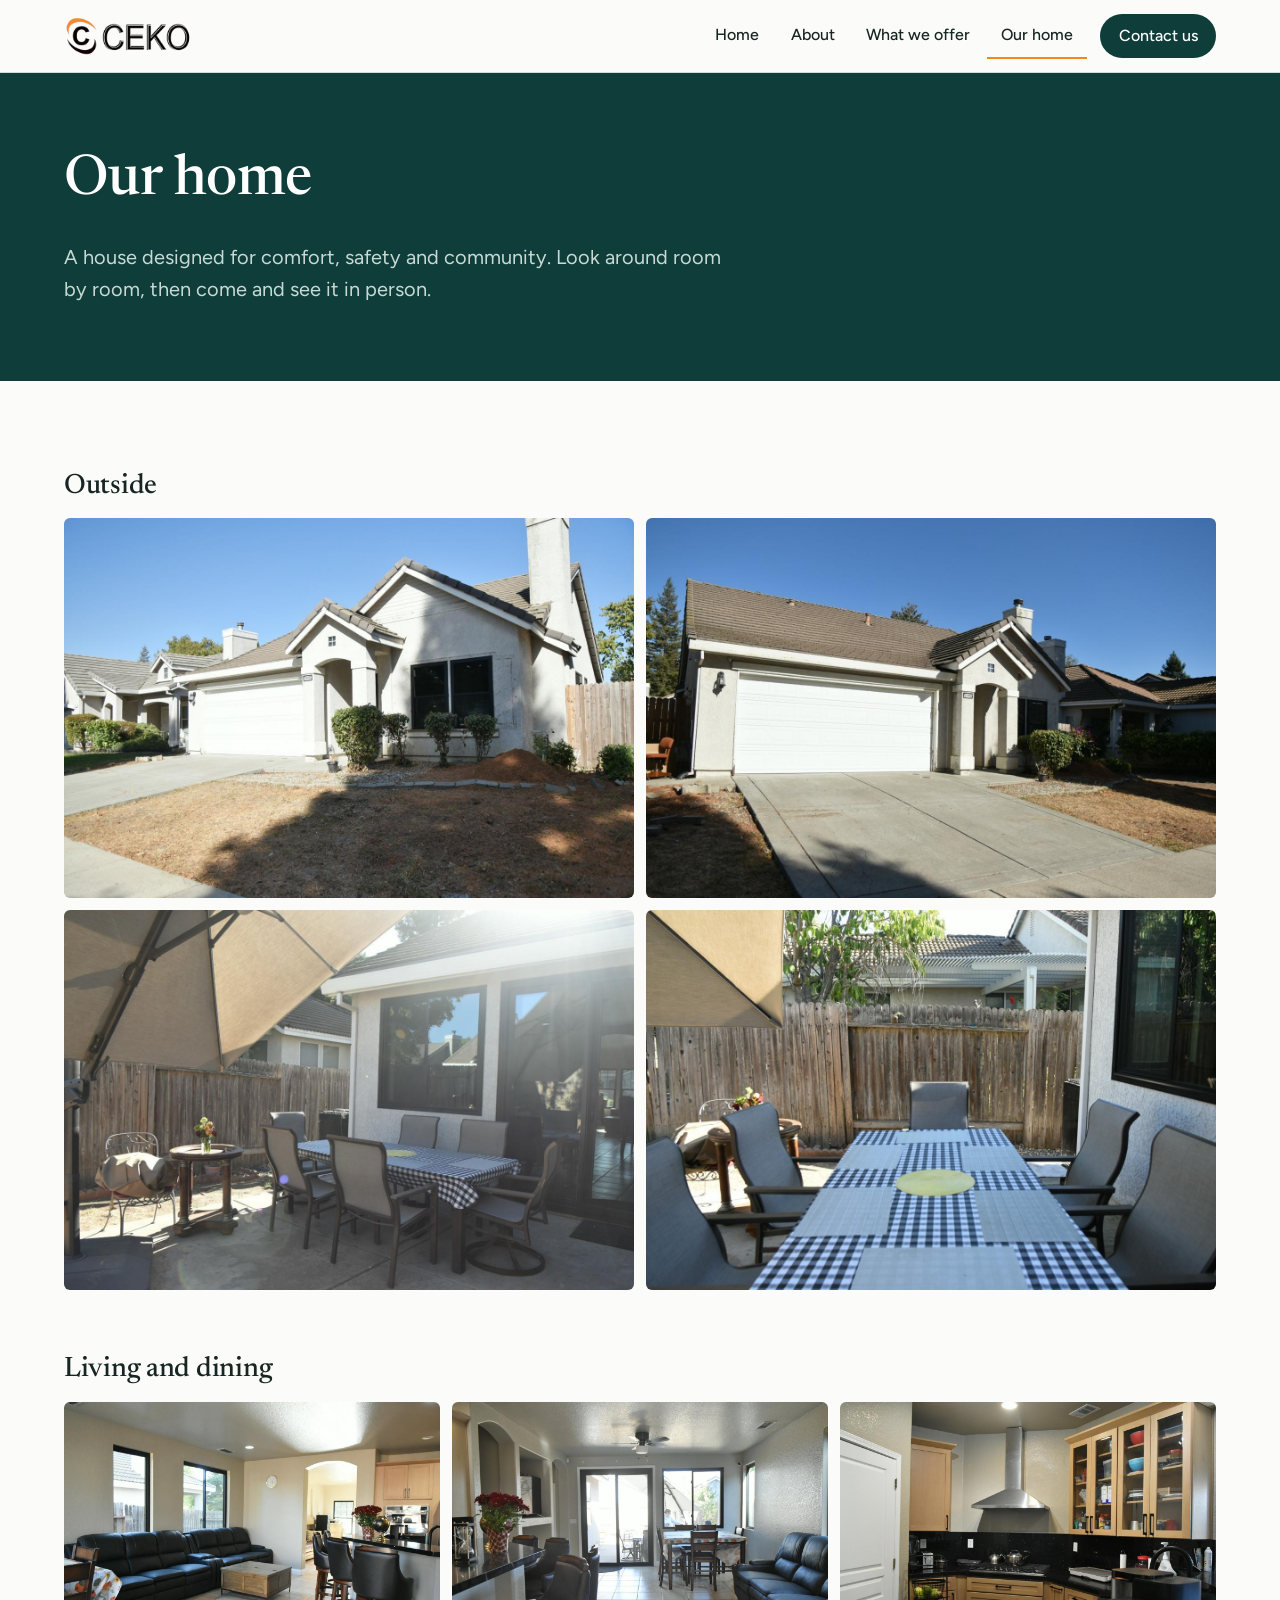
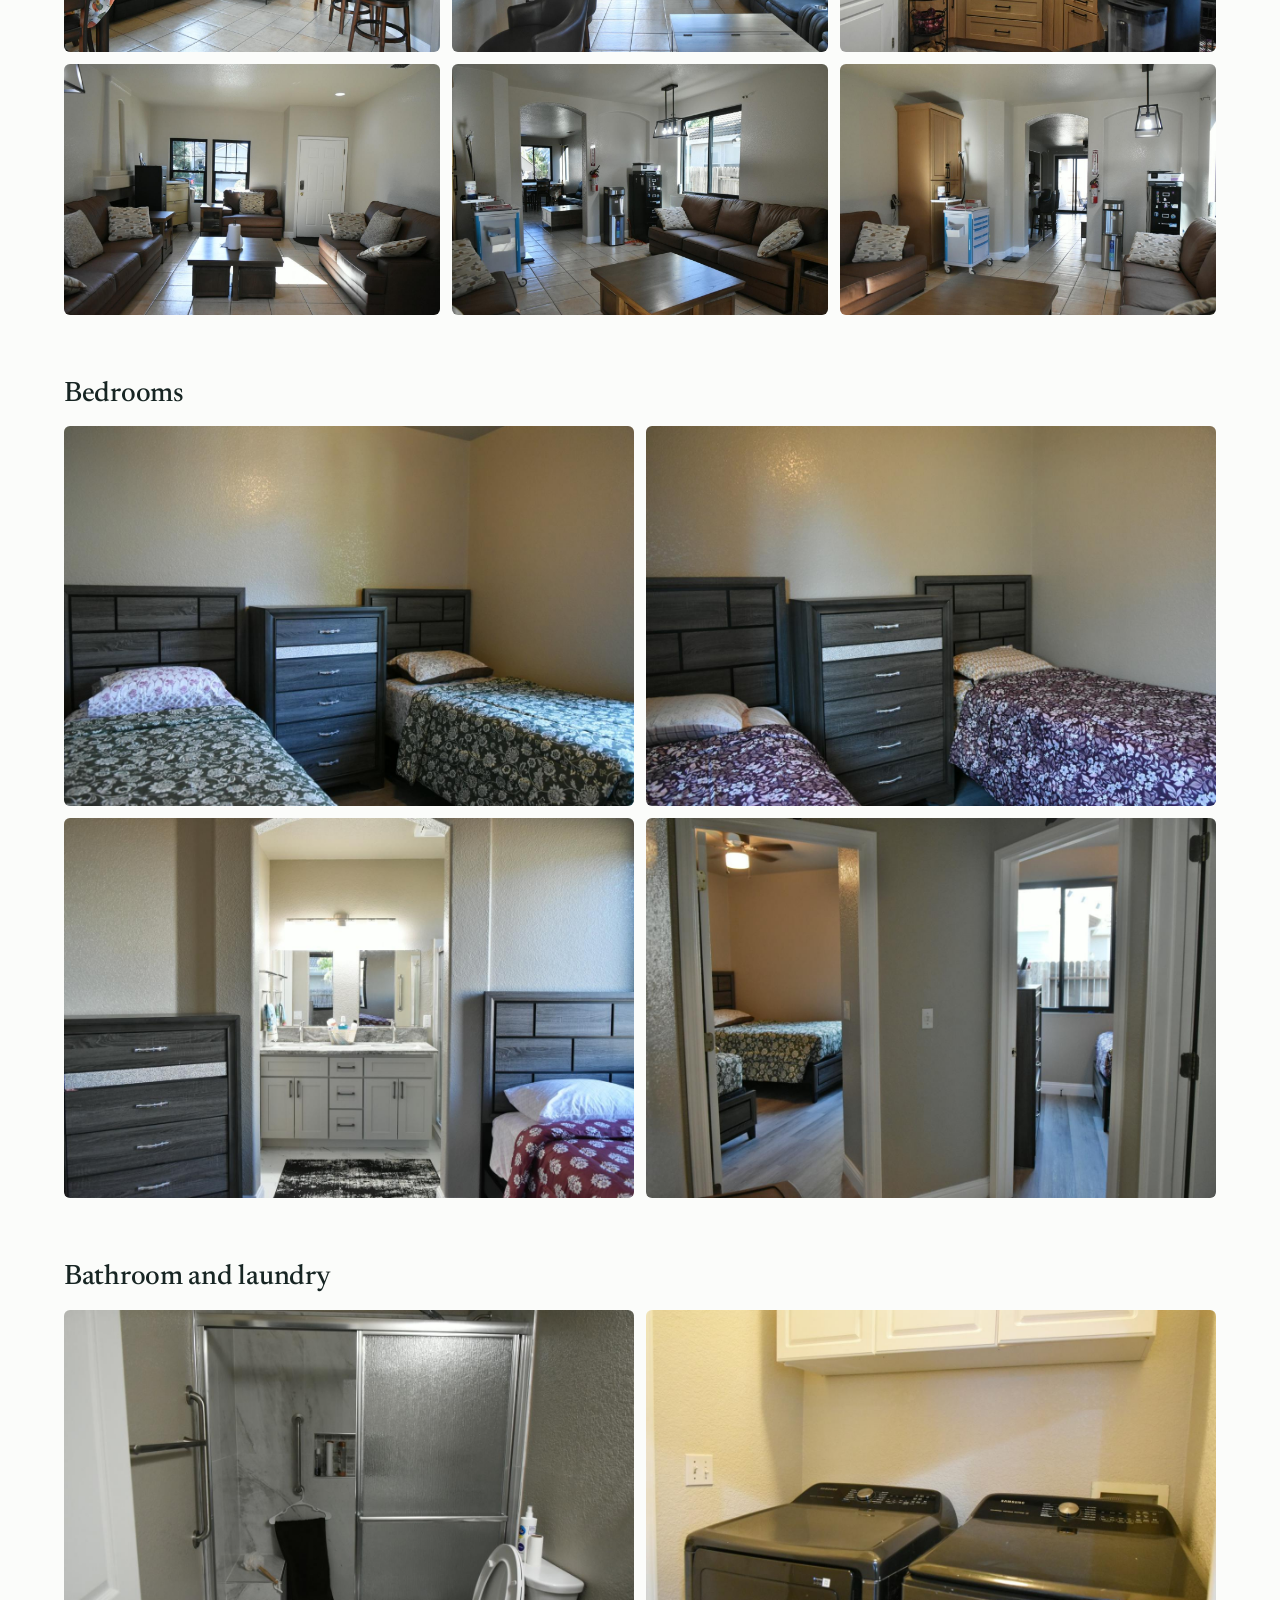
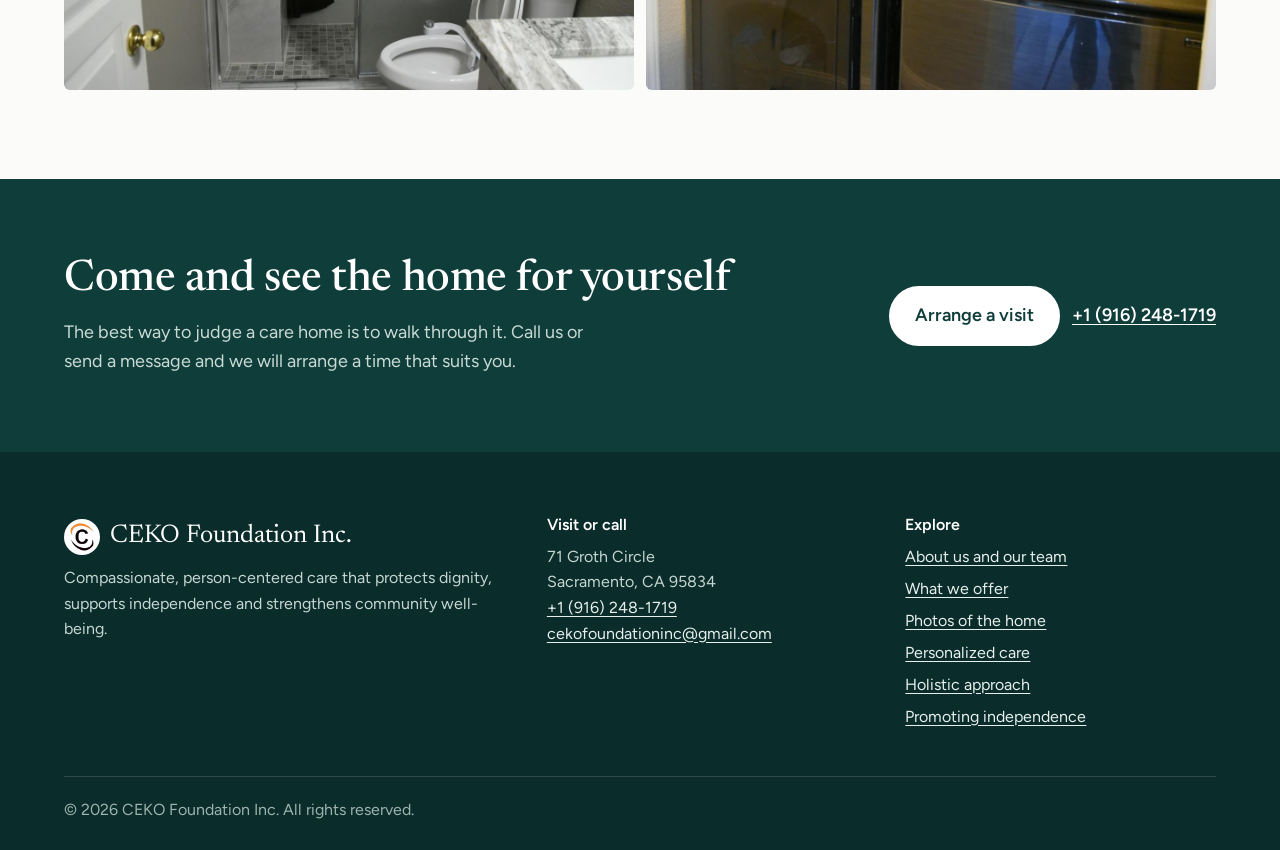
<file: portfolio.html>
<!DOCTYPE html>
<html lang="en">
<head>
  <meta charset="utf-8">
  <meta name="viewport" content="width=device-width, initial-scale=1">
  <title>Our home | CEKO Foundation Inc.</title>
  <meta name="description" content="Photos of the CEKO care home in Sacramento: living and dining rooms, bedrooms, accessible bathroom, patio and garden.">
  <meta property="og:title" content="Our home | CEKO Foundation Inc.">
  <meta property="og:description" content="Photos of the CEKO care home in Sacramento: living and dining rooms, bedrooms, accessible bathroom, patio and garden.">
  <meta property="og:type" content="website">
  <meta property="og:image" content="images/home/exterior-front.jpg">
  <link rel="icon" type="image/png" href="images/brand/ceko-mark.png">
  <link rel="preconnect" href="https://fonts.googleapis.com">
  <link rel="preconnect" href="https://fonts.gstatic.com" crossorigin>
  <link href="https://fonts.googleapis.com/css2?family=Figtree:wght@400;500;600&family=Newsreader:opsz,wght@6..72,400;6..72,500&display=swap" rel="stylesheet">
  <link rel="stylesheet" href="css/styles.css">
</head>
<body>
  <a class="skip" href="#main">Skip to content</a>

  <header class="site-header">
    <div class="wrap">
      <a class="brand" href="index.html" aria-label="CEKO Foundation Inc. home">
        <img src="images/brand/ceko-logo.png" alt="CEKO" width="332" height="104">
      </a>
      <button class="nav-toggle" type="button" aria-expanded="false" aria-controls="site-nav">Menu</button>
      <nav class="nav" id="site-nav" aria-label="Main">
        <ul>
          <li><a href="index.html">Home</a></li>
          <li><a href="about.html">About</a></li>
          <li><a href="services.html">What we offer</a></li>
          <li><a href="portfolio.html" aria-current="page">Our home</a></li>
          <li class="nav-cta"><a href="contact.html">Contact us</a></li>
        </ul>
      </nav>
    </div>
  </header>

  <main id="main">

    <section class="page-head">
      <div class="wrap">
        <h1>Our home</h1>
        <p>A house designed for comfort, safety and community. Look around room by room, then come and see it in person.</p>
      </div>
    </section>

    <section class="section">
      <div class="wrap">
        <div class="gallery-group">
          <h2>Outside</h2>
          <div class="gallery two">
            <a href="images/home/exterior-front.jpg" data-zoom><img src="images/home/exterior-front.jpg" alt="The front of the CEKO home on a sunny day" width="1280" height="852" loading="lazy" decoding="async"></a>
            <a href="images/home/exterior-driveway.jpg" data-zoom><img src="images/home/exterior-driveway.jpg" alt="The driveway and garage at the front of the home" width="1280" height="852" loading="lazy" decoding="async"></a>
            <a href="images/home/patio-dining.jpg" data-zoom><img src="images/home/patio-dining.jpg" alt="Shaded patio with an outdoor dining table and chairs" width="1280" height="852" loading="lazy" decoding="async"></a>
            <a href="images/home/patio-table.jpg" data-zoom><img src="images/home/patio-table.jpg" alt="Patio table laid with a checked cloth under the parasol" width="1280" height="852" loading="lazy" decoding="async"></a>
          </div>
        </div>
        <div class="gallery-group">
          <h2>Living and dining</h2>
          <div class="gallery">
            <a href="images/home/family-room.jpg" data-zoom><img src="images/home/family-room.jpg" alt="Family room with a long leather sofa beside the kitchen bar" width="1280" height="852" loading="lazy" decoding="async"></a>
            <a href="images/home/dining-room.jpg" data-zoom><img src="images/home/dining-room.jpg" alt="Dining table by the patio doors, next to the family room" width="1280" height="852" loading="lazy" decoding="async"></a>
            <a href="images/home/kitchen.jpg" data-zoom><img src="images/home/kitchen.jpg" alt="Kitchen with wood cabinets and glass-fronted cupboards" width="1280" height="852" loading="lazy" decoding="async"></a>
            <a href="images/home/front-lounge.jpg" data-zoom><img src="images/home/front-lounge.jpg" alt="Front lounge with two sofas, a coffee table and bright windows" width="1280" height="852" loading="lazy" decoding="async"></a>
            <a href="images/home/lounge-care-station.jpg" data-zoom><img src="images/home/lounge-care-station.jpg" alt="Front lounge with the care cart and water station" width="1280" height="852" loading="lazy" decoding="async"></a>
            <a href="images/home/lounge-entry.jpg" data-zoom><img src="images/home/lounge-entry.jpg" alt="View from the front lounge through the archway to the dining room" width="1280" height="852" loading="lazy" decoding="async"></a>
          </div>
        </div>
        <div class="gallery-group">
          <h2>Bedrooms</h2>
          <div class="gallery two">
            <a href="images/home/bedroom-green.jpg" data-zoom><img src="images/home/bedroom-green.jpg" alt="Bedroom with two made beds and a chest of drawers" width="1280" height="852" loading="lazy" decoding="async"></a>
            <a href="images/home/bedroom-plum.jpg" data-zoom><img src="images/home/bedroom-plum.jpg" alt="Bedroom with two beds and a shared chest of drawers" width="1280" height="852" loading="lazy" decoding="async"></a>
            <a href="images/home/bedroom-vanity.jpg" data-zoom><img src="images/home/bedroom-vanity.jpg" alt="Bedroom opening onto a vanity area with a large mirror" width="1280" height="852" loading="lazy" decoding="async"></a>
            <a href="images/home/bedroom-hallway.jpg" data-zoom><img src="images/home/bedroom-hallway.jpg" alt="Hallway looking into two of the bedrooms" width="1280" height="852" loading="lazy" decoding="async"></a>
          </div>
        </div>
        <div class="gallery-group">
          <h2>Bathroom and laundry</h2>
          <div class="gallery two">
            <a href="images/home/accessible-shower.jpg" data-zoom><img src="images/home/accessible-shower.jpg" alt="Walk-in shower with grab bars beside the toilet" width="1280" height="852" loading="lazy" decoding="async"></a>
            <a href="images/home/laundry.jpg" data-zoom><img src="images/home/laundry.jpg" alt="Laundry room with washer and dryer" width="1280" height="852" loading="lazy" decoding="async"></a>
          </div>
        </div>
      </div>
    </section>

    <section class="cta" aria-labelledby="cta-title">
      <div class="wrap">
        <div>
          <h2 id="cta-title">Come and see the home for yourself</h2>
          <p>The best way to judge a care home is to walk through it. Call us or send a message and we will arrange a time that suits you.</p>
        </div>
        <div class="actions">
          <a class="btn light" href="contact.html">Arrange a visit</a>
          <a class="phone" href="tel:+19162481719">+1 (916) 248-1719</a>
        </div>
      </div>
    </section>
  </main>

  <footer class="site-footer">
    <div class="wrap">
      <div class="cols">
        <div>
          <p class="name"><img src="images/brand/ceko-mark.png" alt="" width="180" height="180">CEKO Foundation Inc.</p>
          <p>Compassionate, person-centered care that protects dignity, supports independence and strengthens community well-being.</p>
        </div>
        <div>
          <h2>Visit or call</h2>
          <address>
            71 Groth Circle<br>
            Sacramento, CA 95834<br>
            <a href="tel:+19162481719">+1 (916) 248-1719</a><br>
            <a href="mailto:cekofoundationinc@gmail.com">cekofoundationinc@gmail.com</a>
          </address>
        </div>
        <div>
          <h2>Explore</h2>
          <ul>
            <li><a href="about.html">About us and our team</a></li>
            <li><a href="services.html">What we offer</a></li>
            <li><a href="portfolio.html">Photos of the home</a></li>
            <li><a href="personalized-care.html">Personalized care</a></li>
            <li><a href="holistic-approach.html">Holistic approach</a></li>
            <li><a href="promoting-independence.html">Promoting independence</a></li>
          </ul>
        </div>
      </div>
      <div class="legal"><p>&copy; 2026 CEKO Foundation Inc. All rights reserved.</p></div>
    </div>
  </footer>

  <script src="js/site.js" defer></script>
</body>
</html>
</file>
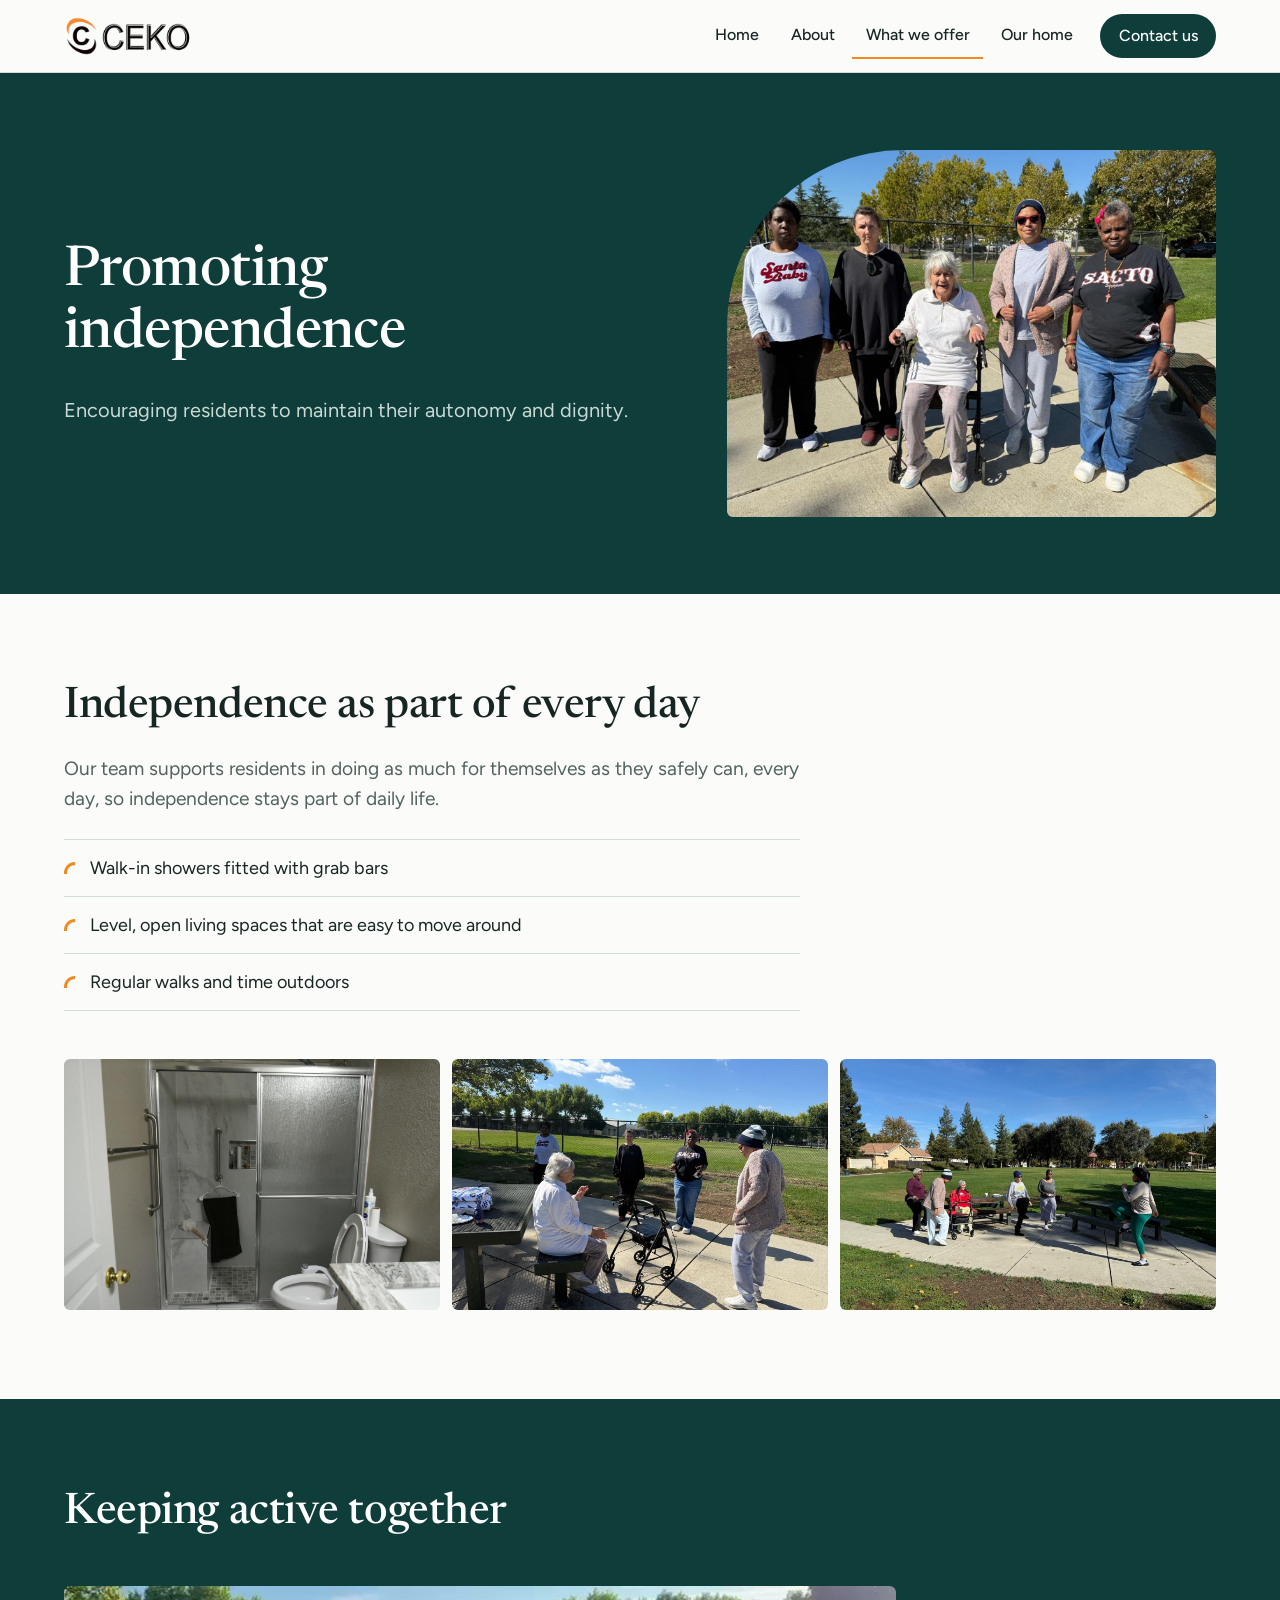
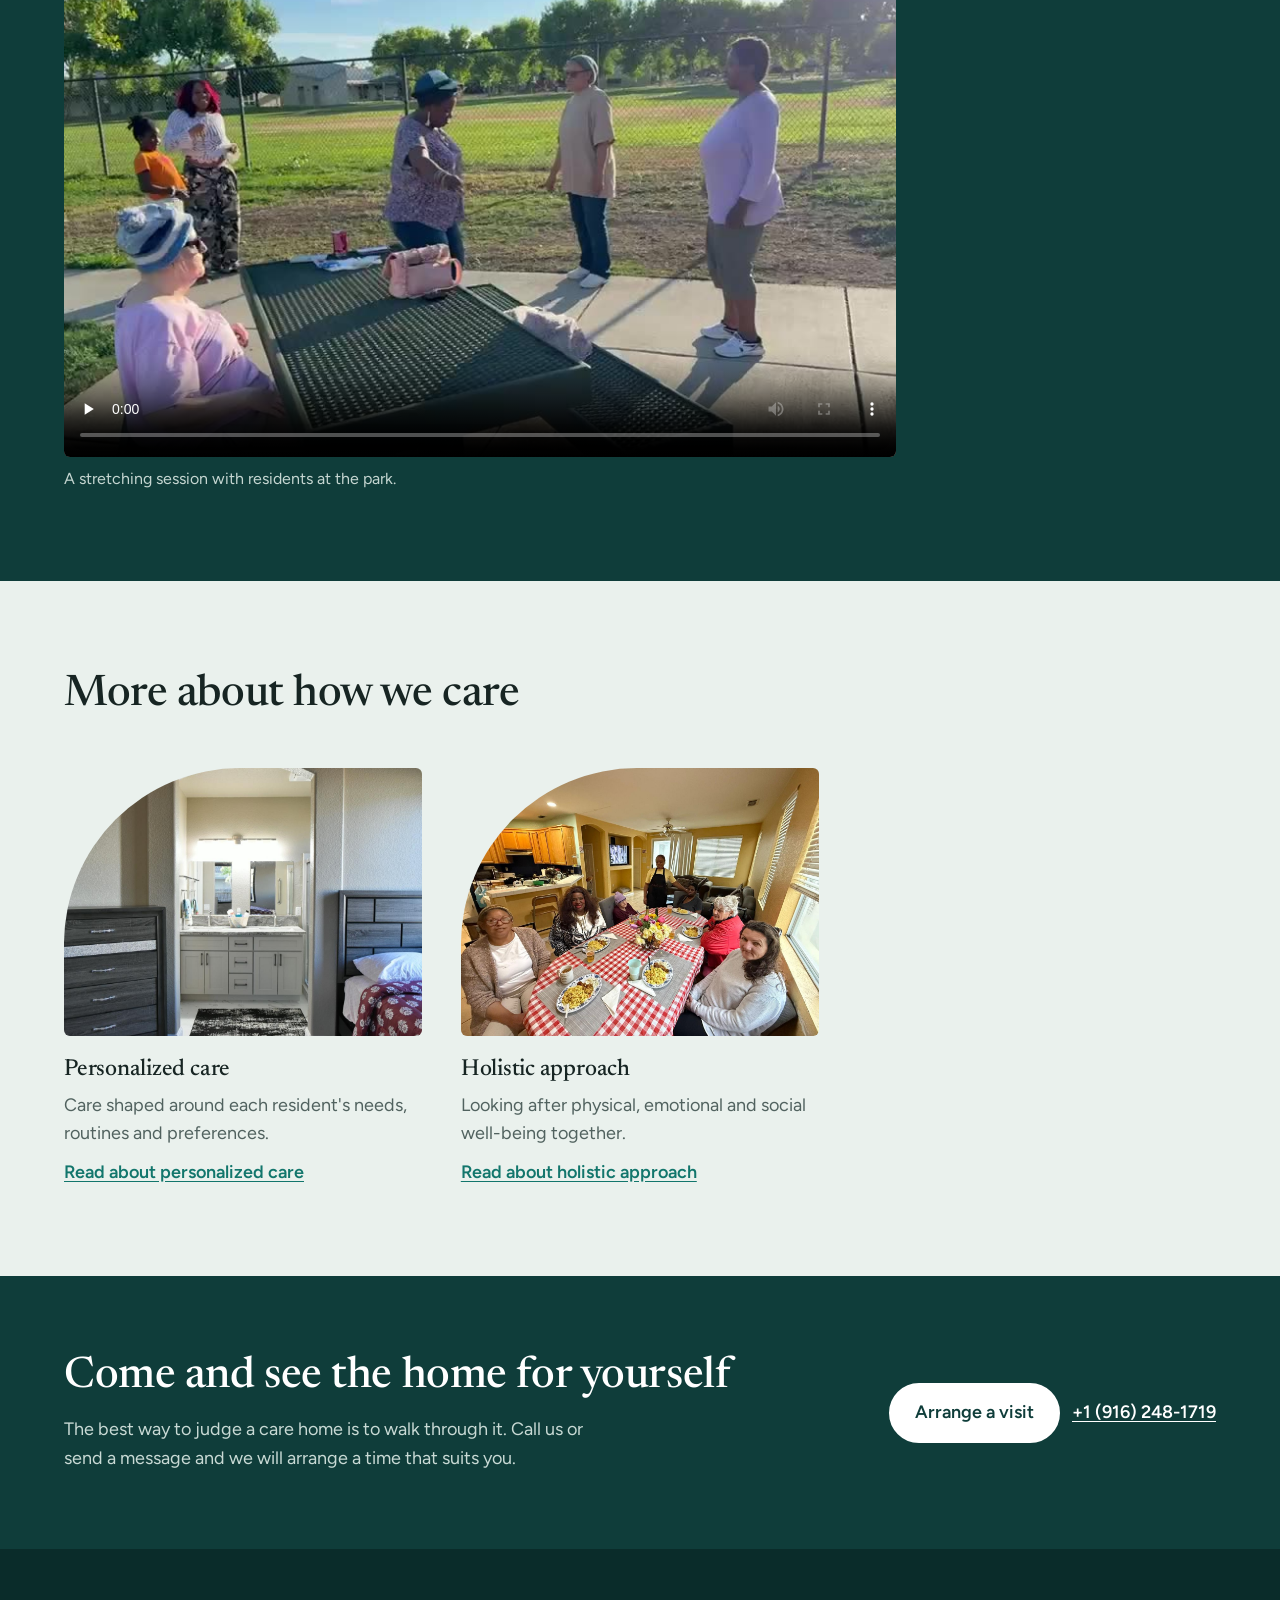
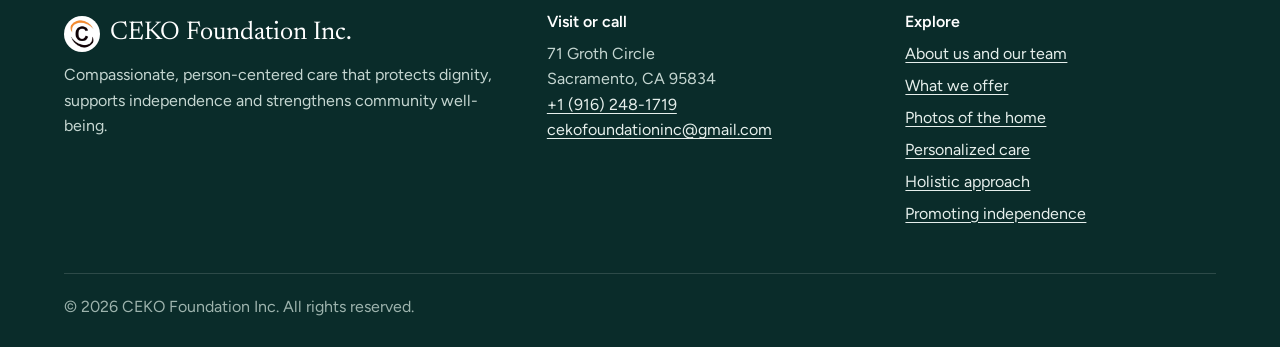
<file: promoting-independence.html>
<!DOCTYPE html>
<html lang="en">
<head>
  <meta charset="utf-8">
  <meta name="viewport" content="width=device-width, initial-scale=1">
  <title>Promoting independence | CEKO Foundation Inc.</title>
  <meta name="description" content="Encouraging residents to maintain their autonomy and dignity.">
  <meta property="og:title" content="Promoting independence | CEKO Foundation Inc.">
  <meta property="og:description" content="Encouraging residents to maintain their autonomy and dignity.">
  <meta property="og:type" content="website">
  <meta property="og:image" content="images/home/exterior-front.jpg">
  <link rel="icon" type="image/png" href="images/brand/ceko-mark.png">
  <link rel="preconnect" href="https://fonts.googleapis.com">
  <link rel="preconnect" href="https://fonts.gstatic.com" crossorigin>
  <link href="https://fonts.googleapis.com/css2?family=Figtree:wght@400;500;600&family=Newsreader:opsz,wght@6..72,400;6..72,500&display=swap" rel="stylesheet">
  <link rel="stylesheet" href="css/styles.css">
</head>
<body>
  <a class="skip" href="#main">Skip to content</a>

  <header class="site-header">
    <div class="wrap">
      <a class="brand" href="index.html" aria-label="CEKO Foundation Inc. home">
        <img src="images/brand/ceko-logo.png" alt="CEKO" width="332" height="104">
      </a>
      <button class="nav-toggle" type="button" aria-expanded="false" aria-controls="site-nav">Menu</button>
      <nav class="nav" id="site-nav" aria-label="Main">
        <ul>
          <li><a href="index.html">Home</a></li>
          <li><a href="about.html">About</a></li>
          <li><a href="services.html" aria-current="page">What we offer</a></li>
          <li><a href="portfolio.html">Our home</a></li>
          <li class="nav-cta"><a href="contact.html">Contact us</a></li>
        </ul>
      </nav>
    </div>
  </header>

  <main id="main">

    <section class="page-head with-photo">
      <div class="wrap">
        <div>
          <h1>Promoting independence</h1>
          <p>Encouraging residents to maintain their autonomy and dignity.</p>
        </div>
        <div class="arc"><img src="images/life/park-walk-group.jpg" alt="Residents and staff standing together on a walk in the park" width="1400" height="1050" fetchpriority="high"></div>
      </div>
    </section>

    <section class="section" aria-labelledby="intro-title">
      <div class="wrap">
        <div class="section-head">
          <h2 id="intro-title">Independence as part of every day</h2>
          <p>Our team supports residents in doing as much for themselves as they safely can, every day, so independence stays part of daily life.</p>
          <ul class="plain-list">
            <li>Walk-in showers fitted with grab bars</li>
            <li>Level, open living spaces that are easy to move around</li>
            <li>Regular walks and time outdoors</li>
          </ul>
        </div>
        <div class="gallery">
          <a href="images/home/accessible-shower.jpg" data-zoom><img src="images/home/accessible-shower.jpg" alt="Walk-in shower with grab bars beside the toilet" width="1280" height="852" loading="lazy" decoding="async"></a>
          <a href="images/life/park-morning.jpg" data-zoom><img src="images/life/park-morning.jpg" alt="A sunny morning with residents and staff at the park" width="1400" height="1050" loading="lazy" decoding="async"></a>
          <a href="images/life/park-exercise.jpg" data-zoom><img src="images/life/park-exercise.jpg" alt="A group exercise session on the path at the park" width="1400" height="1050" loading="lazy" decoding="async"></a>
        </div>
      </div>
    </section>
    <section class="section dark" aria-labelledby="video-title">
      <div class="wrap">
        <div class="section-head"><h2 id="video-title">Keeping active together</h2></div>
        <figure>
          <div class="video-frame">
            <video controls preload="none" poster="images/video/park-stretch.jpg" width="848" height="480">
              <source src="images/video/park-stretch.mp4" type="video/mp4">
              Your browser cannot play this video. <a href="images/video/park-stretch.mp4">Download the video</a>.
            </video>
          </div>
          <figcaption>A stretching session with residents at the park.</figcaption>
        </figure>
      </div>
    </section>

    <section class="section tint" aria-labelledby="more-care">
      <div class="wrap">
        <div class="section-head"><h2 id="more-care">More about how we care</h2></div>
        <div class="approaches">
          <article class="approach">
            <a href="personalized-care.html">
              <div class="arc"><img src="images/home/bedroom-vanity.jpg" alt="Bedroom opening onto a vanity area with a large mirror" width="1280" height="852" loading="lazy" decoding="async"></div>
              <h3>Personalized care</h3>
              <p>Care shaped around each resident's needs, routines and preferences.</p>
              <span class="more">Read about personalized care</span>
            </a>
          </article>
          <article class="approach">
            <a href="holistic-approach.html">
              <div class="arc"><img src="images/life/shared-meal.jpg" alt="Residents and staff sharing a meal around the dining table" width="1400" height="1050" loading="lazy" decoding="async"></div>
              <h3>Holistic approach</h3>
              <p>Looking after physical, emotional and social well-being together.</p>
              <span class="more">Read about holistic approach</span>
            </a>
          </article>
        </div>
      </div>
    </section>

    <section class="cta" aria-labelledby="cta-title">
      <div class="wrap">
        <div>
          <h2 id="cta-title">Come and see the home for yourself</h2>
          <p>The best way to judge a care home is to walk through it. Call us or send a message and we will arrange a time that suits you.</p>
        </div>
        <div class="actions">
          <a class="btn light" href="contact.html">Arrange a visit</a>
          <a class="phone" href="tel:+19162481719">+1 (916) 248-1719</a>
        </div>
      </div>
    </section>
  </main>

  <footer class="site-footer">
    <div class="wrap">
      <div class="cols">
        <div>
          <p class="name"><img src="images/brand/ceko-mark.png" alt="" width="180" height="180">CEKO Foundation Inc.</p>
          <p>Compassionate, person-centered care that protects dignity, supports independence and strengthens community well-being.</p>
        </div>
        <div>
          <h2>Visit or call</h2>
          <address>
            71 Groth Circle<br>
            Sacramento, CA 95834<br>
            <a href="tel:+19162481719">+1 (916) 248-1719</a><br>
            <a href="mailto:cekofoundationinc@gmail.com">cekofoundationinc@gmail.com</a>
          </address>
        </div>
        <div>
          <h2>Explore</h2>
          <ul>
            <li><a href="about.html">About us and our team</a></li>
            <li><a href="services.html">What we offer</a></li>
            <li><a href="portfolio.html">Photos of the home</a></li>
            <li><a href="personalized-care.html">Personalized care</a></li>
            <li><a href="holistic-approach.html">Holistic approach</a></li>
            <li><a href="promoting-independence.html">Promoting independence</a></li>
          </ul>
        </div>
      </div>
      <div class="legal"><p>&copy; 2026 CEKO Foundation Inc. All rights reserved.</p></div>
    </div>
  </footer>

  <script src="js/site.js" defer></script>
</body>
</html>
</file>
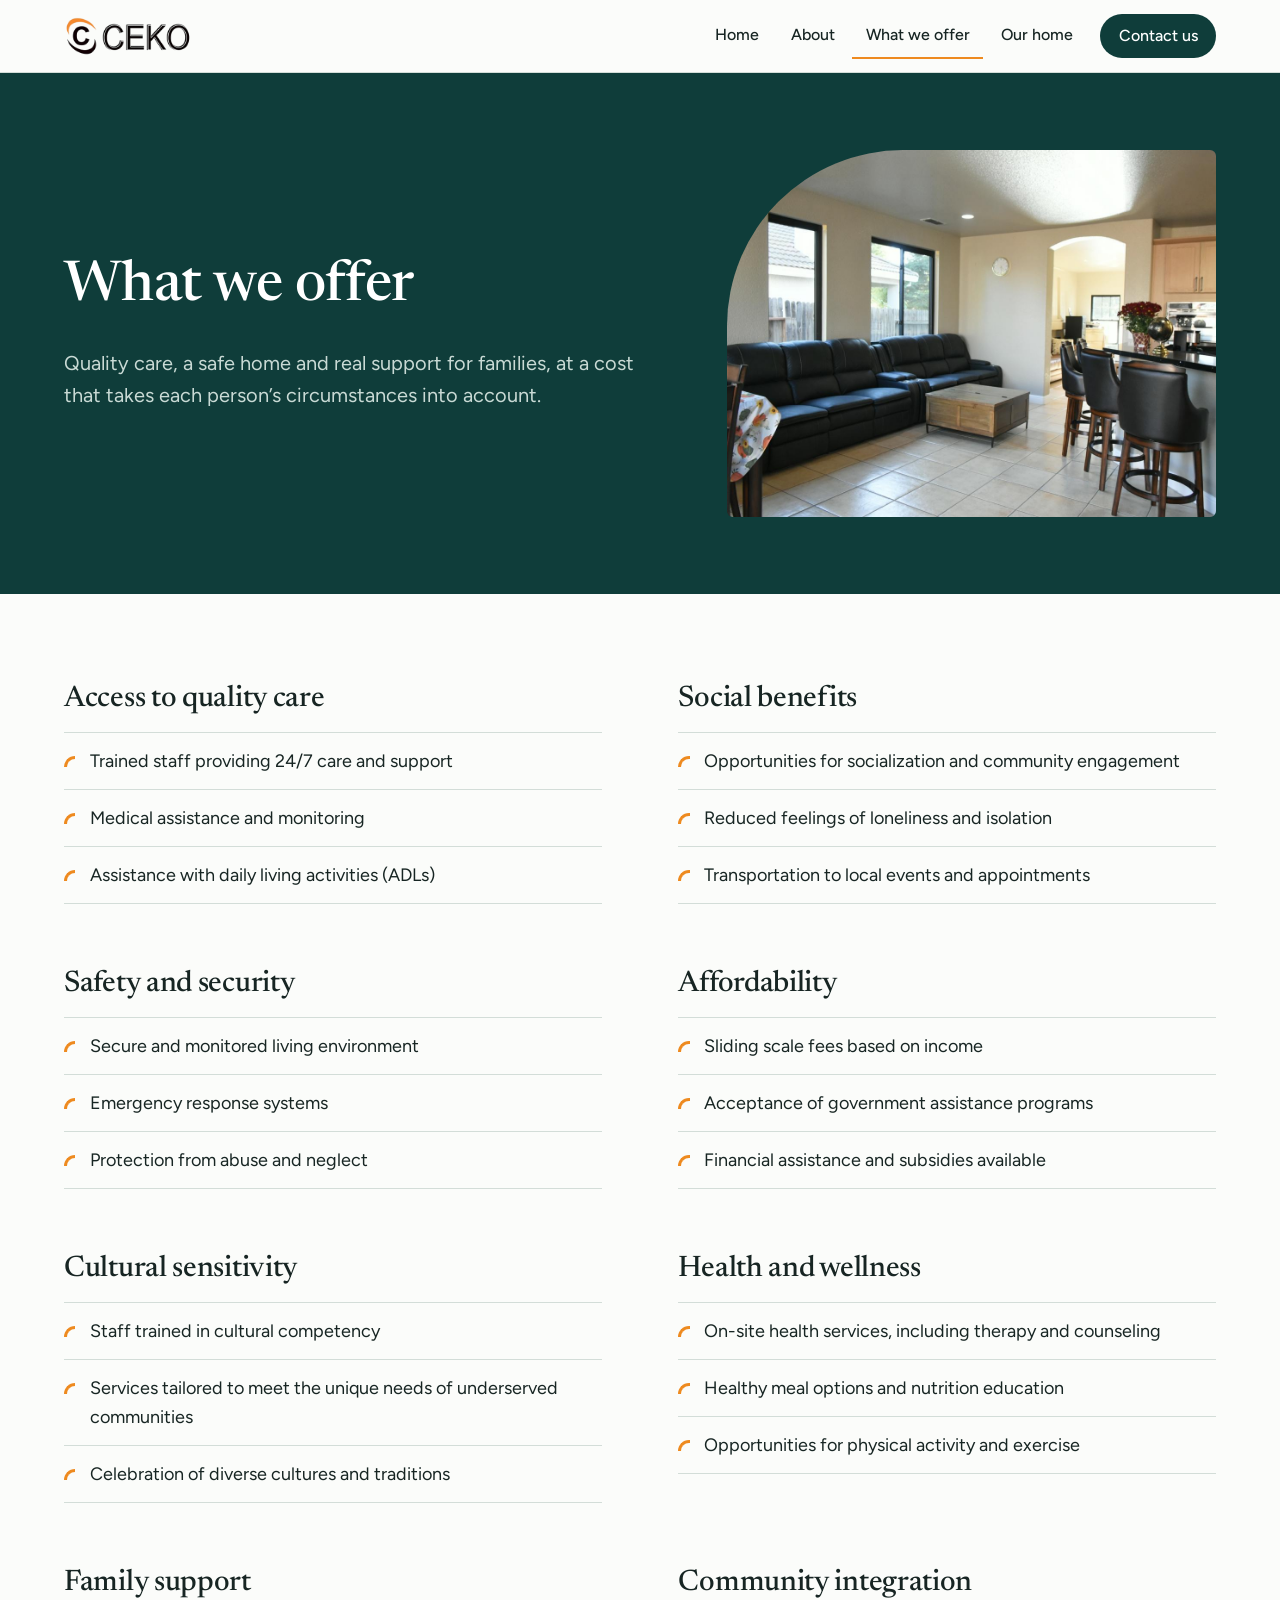
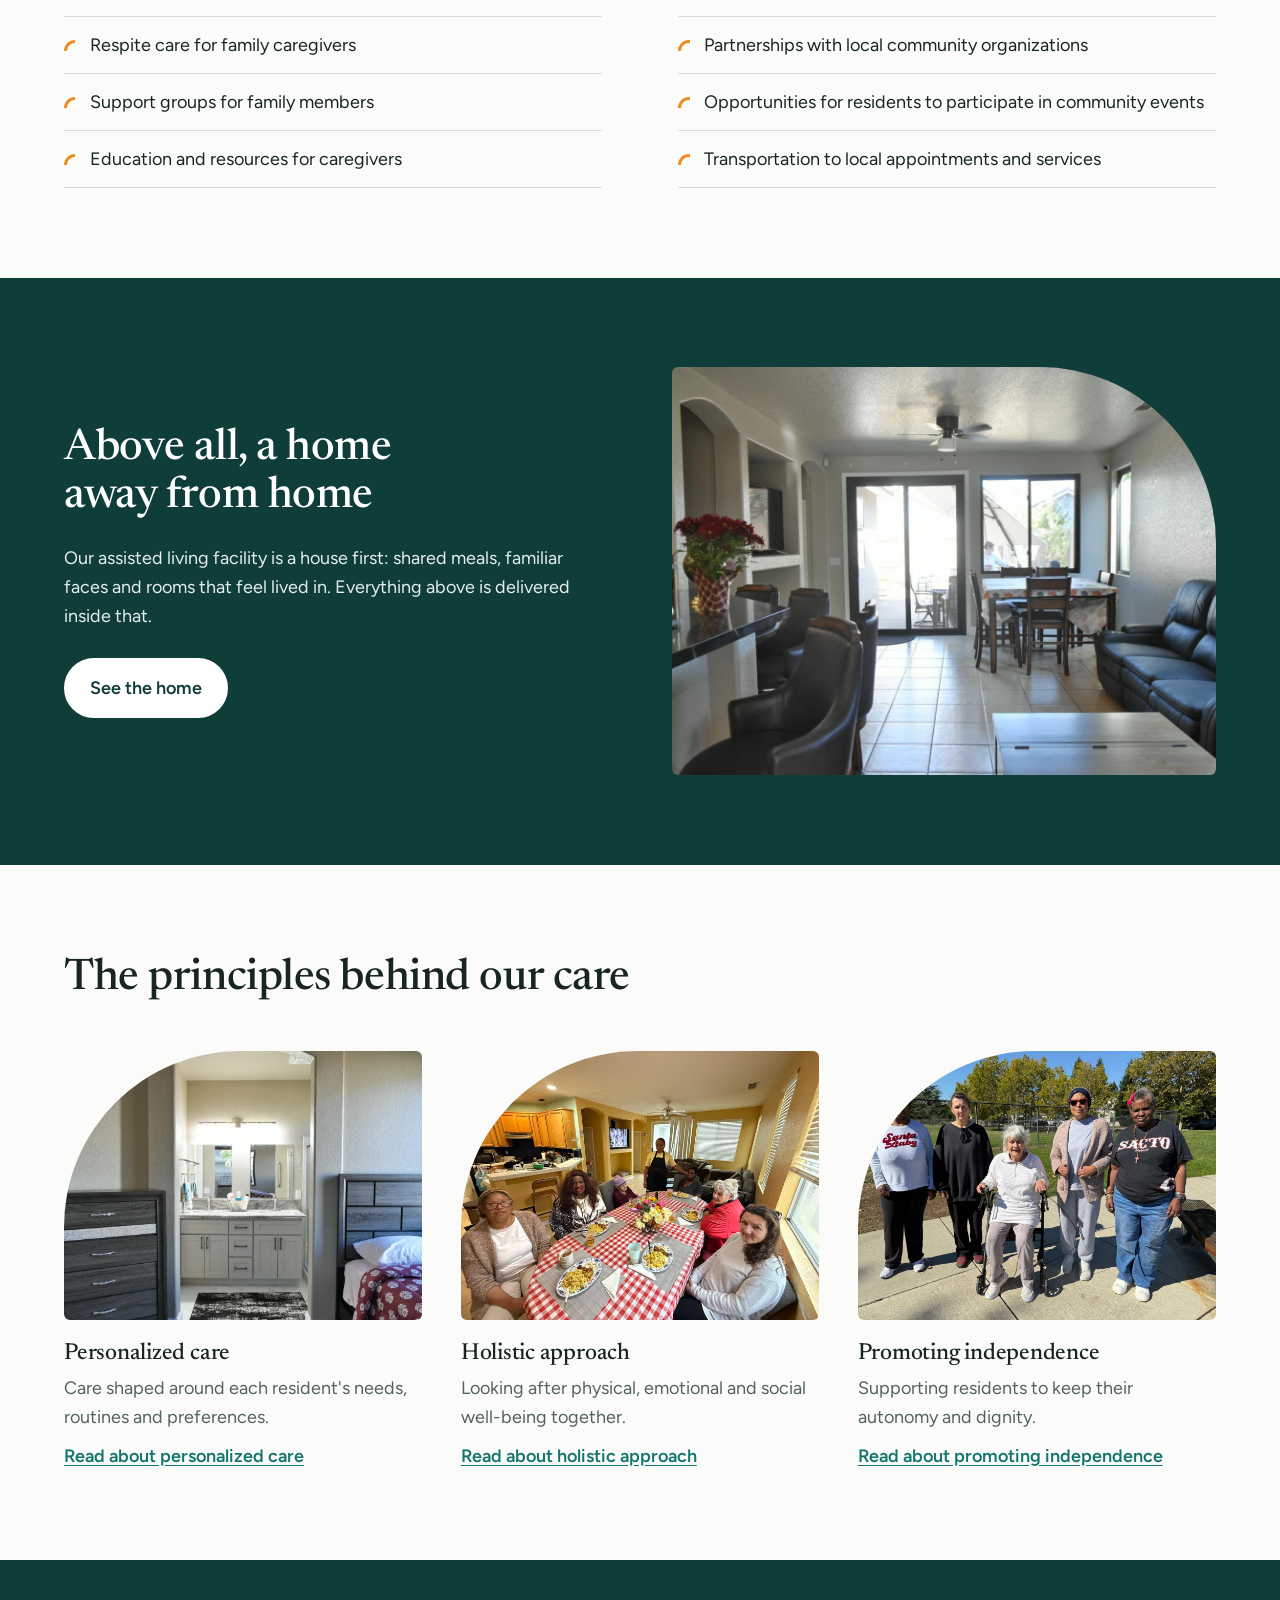
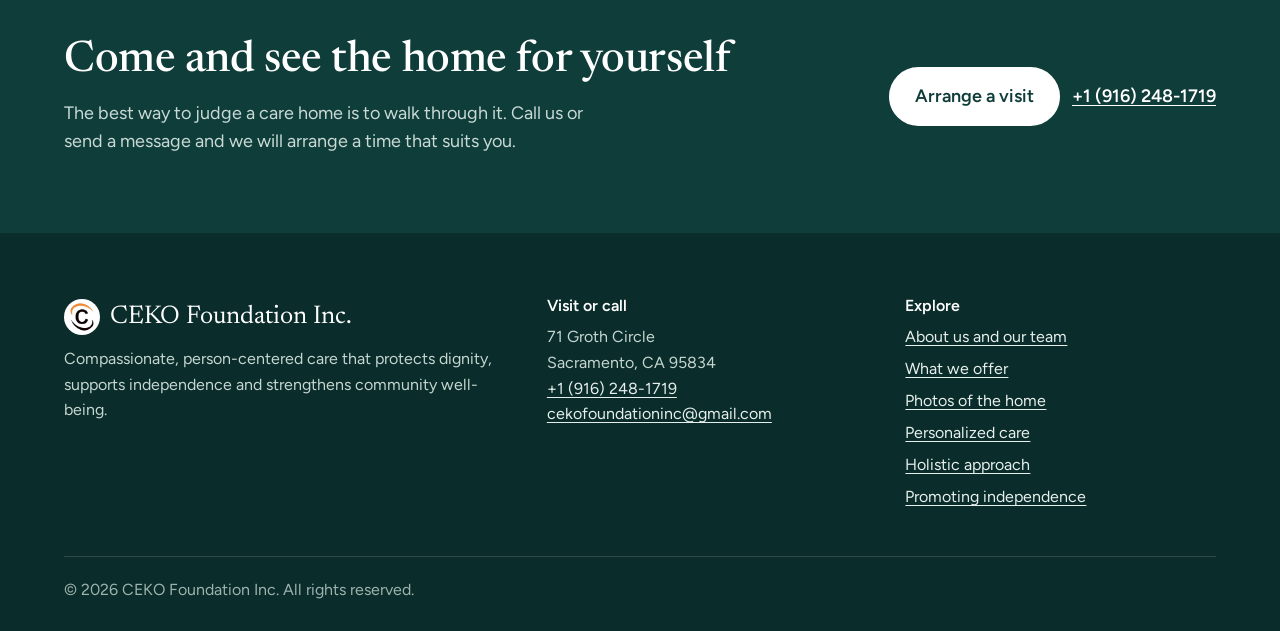
<file: services.html>
<!DOCTYPE html>
<html lang="en">
<head>
  <meta charset="utf-8">
  <meta name="viewport" content="width=device-width, initial-scale=1">
  <title>What we offer | CEKO Foundation Inc.</title>
  <meta name="description" content="What CEKO Foundation Inc. offers residents and families: 24/7 trained care, safety, affordability, cultural sensitivity, health and wellness, family support and community integration.">
  <meta property="og:title" content="What we offer | CEKO Foundation Inc.">
  <meta property="og:description" content="What CEKO Foundation Inc. offers residents and families: 24/7 trained care, safety, affordability, cultural sensitivity, health and wellness, family support and community integration.">
  <meta property="og:type" content="website">
  <meta property="og:image" content="images/home/exterior-front.jpg">
  <link rel="icon" type="image/png" href="images/brand/ceko-mark.png">
  <link rel="preconnect" href="https://fonts.googleapis.com">
  <link rel="preconnect" href="https://fonts.gstatic.com" crossorigin>
  <link href="https://fonts.googleapis.com/css2?family=Figtree:wght@400;500;600&family=Newsreader:opsz,wght@6..72,400;6..72,500&display=swap" rel="stylesheet">
  <link rel="stylesheet" href="css/styles.css">
</head>
<body>
  <a class="skip" href="#main">Skip to content</a>

  <header class="site-header">
    <div class="wrap">
      <a class="brand" href="index.html" aria-label="CEKO Foundation Inc. home">
        <img src="images/brand/ceko-logo.png" alt="CEKO" width="332" height="104">
      </a>
      <button class="nav-toggle" type="button" aria-expanded="false" aria-controls="site-nav">Menu</button>
      <nav class="nav" id="site-nav" aria-label="Main">
        <ul>
          <li><a href="index.html">Home</a></li>
          <li><a href="about.html">About</a></li>
          <li><a href="services.html" aria-current="page">What we offer</a></li>
          <li><a href="portfolio.html">Our home</a></li>
          <li class="nav-cta"><a href="contact.html">Contact us</a></li>
        </ul>
      </nav>
    </div>
  </header>

  <main id="main">

    <section class="page-head with-photo">
      <div class="wrap">
        <div>
          <h1>What we offer</h1>
          <p>Quality care, a safe home and real support for families, at a cost that takes each person&rsquo;s circumstances into account.</p>
        </div>
        <div class="arc"><img src="images/home/family-room.jpg" alt="Family room with a long leather sofa beside the kitchen bar" width="1280" height="852" fetchpriority="high"></div>
      </div>
    </section>

    <section class="section" aria-label="Our services and benefits">
      <div class="wrap">
        <div class="offer-grid">
          <article class="offer-block">
            <h2>Access to quality care</h2>
            <ul class="plain-list">
              <li>Trained staff providing 24/7 care and support</li>
              <li>Medical assistance and monitoring</li>
              <li>Assistance with daily living activities (ADLs)</li>
            </ul>
          </article>
          <article class="offer-block">
            <h2>Social benefits</h2>
            <ul class="plain-list">
              <li>Opportunities for socialization and community engagement</li>
              <li>Reduced feelings of loneliness and isolation</li>
              <li>Transportation to local events and appointments</li>
            </ul>
          </article>
          <article class="offer-block">
            <h2>Safety and security</h2>
            <ul class="plain-list">
              <li>Secure and monitored living environment</li>
              <li>Emergency response systems</li>
              <li>Protection from abuse and neglect</li>
            </ul>
          </article>
          <article class="offer-block">
            <h2>Affordability</h2>
            <ul class="plain-list">
              <li>Sliding scale fees based on income</li>
              <li>Acceptance of government assistance programs</li>
              <li>Financial assistance and subsidies available</li>
            </ul>
          </article>
          <article class="offer-block">
            <h2>Cultural sensitivity</h2>
            <ul class="plain-list">
              <li>Staff trained in cultural competency</li>
              <li>Services tailored to meet the unique needs of underserved communities</li>
              <li>Celebration of diverse cultures and traditions</li>
            </ul>
          </article>
          <article class="offer-block">
            <h2>Health and wellness</h2>
            <ul class="plain-list">
              <li>On-site health services, including therapy and counseling</li>
              <li>Healthy meal options and nutrition education</li>
              <li>Opportunities for physical activity and exercise</li>
            </ul>
          </article>
          <article class="offer-block">
            <h2>Family support</h2>
            <ul class="plain-list">
              <li>Respite care for family caregivers</li>
              <li>Support groups for family members</li>
              <li>Education and resources for caregivers</li>
            </ul>
          </article>
          <article class="offer-block">
            <h2>Community integration</h2>
            <ul class="plain-list">
              <li>Partnerships with local community organizations</li>
              <li>Opportunities for residents to participate in community events</li>
              <li>Transportation to local appointments and services</li>
            </ul>
          </article>
        </div>
      </div>
    </section>

    <section class="section dark" aria-labelledby="hfh-title">
      <div class="wrap split">
        <div>
          <h2 id="hfh-title">Above all, a home away from home</h2>
          <p>Our assisted living facility is a house first: shared meals, familiar faces and rooms that feel lived in. Everything above is delivered inside that.</p>
          <div class="actions"><a class="btn light" href="portfolio.html">See the home</a></div>
        </div>
        <div class="arc flip"><img src="images/home/dining-room.jpg" alt="Dining table by the patio doors, next to the family room" width="1280" height="852" loading="lazy" decoding="async"></div>
      </div>
    </section>

    <section class="section" aria-labelledby="more-care">
      <div class="wrap">
        <div class="section-head"><h2 id="more-care">The principles behind our care</h2></div>
        <div class="approaches">
          <article class="approach">
            <a href="personalized-care.html">
              <div class="arc"><img src="images/home/bedroom-vanity.jpg" alt="Bedroom opening onto a vanity area with a large mirror" width="1280" height="852" loading="lazy" decoding="async"></div>
              <h3>Personalized care</h3>
              <p>Care shaped around each resident's needs, routines and preferences.</p>
              <span class="more">Read about personalized care</span>
            </a>
          </article>
<article class="approach">
            <a href="holistic-approach.html">
              <div class="arc"><img src="images/life/shared-meal.jpg" alt="Residents and staff sharing a meal around the dining table" width="1400" height="1050" loading="lazy" decoding="async"></div>
              <h3>Holistic approach</h3>
              <p>Looking after physical, emotional and social well-being together.</p>
              <span class="more">Read about holistic approach</span>
            </a>
          </article>
<article class="approach">
            <a href="promoting-independence.html">
              <div class="arc"><img src="images/life/park-walk-group.jpg" alt="Residents and staff standing together on a walk in the park" width="1400" height="1050" loading="lazy" decoding="async"></div>
              <h3>Promoting independence</h3>
              <p>Supporting residents to keep their autonomy and dignity.</p>
              <span class="more">Read about promoting independence</span>
            </a>
          </article>
        </div>
      </div>
    </section>

    <section class="cta" aria-labelledby="cta-title">
      <div class="wrap">
        <div>
          <h2 id="cta-title">Come and see the home for yourself</h2>
          <p>The best way to judge a care home is to walk through it. Call us or send a message and we will arrange a time that suits you.</p>
        </div>
        <div class="actions">
          <a class="btn light" href="contact.html">Arrange a visit</a>
          <a class="phone" href="tel:+19162481719">+1 (916) 248-1719</a>
        </div>
      </div>
    </section>
  </main>

  <footer class="site-footer">
    <div class="wrap">
      <div class="cols">
        <div>
          <p class="name"><img src="images/brand/ceko-mark.png" alt="" width="180" height="180">CEKO Foundation Inc.</p>
          <p>Compassionate, person-centered care that protects dignity, supports independence and strengthens community well-being.</p>
        </div>
        <div>
          <h2>Visit or call</h2>
          <address>
            71 Groth Circle<br>
            Sacramento, CA 95834<br>
            <a href="tel:+19162481719">+1 (916) 248-1719</a><br>
            <a href="mailto:cekofoundationinc@gmail.com">cekofoundationinc@gmail.com</a>
          </address>
        </div>
        <div>
          <h2>Explore</h2>
          <ul>
            <li><a href="about.html">About us and our team</a></li>
            <li><a href="services.html">What we offer</a></li>
            <li><a href="portfolio.html">Photos of the home</a></li>
            <li><a href="personalized-care.html">Personalized care</a></li>
            <li><a href="holistic-approach.html">Holistic approach</a></li>
            <li><a href="promoting-independence.html">Promoting independence</a></li>
          </ul>
        </div>
      </div>
      <div class="legal"><p>&copy; 2026 CEKO Foundation Inc. All rights reserved.</p></div>
    </div>
  </footer>

  <script src="js/site.js" defer></script>
</body>
</html>
</file>
<file: css/styles.css>
/* CEKO Foundation Inc. — site styles */

:root {
  --pine: #0f3d3a;
  --pine-deep: #0a2c2a;
  --teal: #12766c;
  --mist: #eaf1ed;
  --paper: #fbfcfa;
  --ink: #172523;
  --muted: #51625f;
  --line: #d3ddd8;
  --amber: #ee8a1f;
  --display: "Newsreader", Georgia, "Times New Roman", serif;
  --body: "Figtree", "Segoe UI", system-ui, sans-serif;
  --wrap: 72rem;
  --arc: clamp(4rem, 14vw, 11rem);
}

*, *::before, *::after { box-sizing: border-box; }

html { -webkit-text-size-adjust: 100%; scroll-behavior: smooth; }

body {
  margin: 0;
  background: var(--paper);
  color: var(--ink);
  font-family: var(--body);
  font-size: 1.125rem;
  line-height: 1.6;
}

img, video { display: block; max-width: 100%; height: auto; }

h1, h2, h3 {
  font-family: var(--display);
  font-weight: 500;
  line-height: 1.12;
  letter-spacing: -0.01em;
  margin: 0 0 0.5em;
  text-wrap: balance;
}
h1 { font-size: clamp(2.4rem, 5.2vw, 4.1rem); }
h2 { font-size: clamp(1.9rem, 3.4vw, 2.75rem); }
h3 { font-size: 1.45rem; line-height: 1.2; }

p { margin: 0 0 1em; max-width: 62ch; }

a { color: var(--teal); text-underline-offset: 0.18em; }
a:hover { color: var(--pine); }

:focus-visible { outline: 3px solid var(--amber); outline-offset: 3px; border-radius: 2px; }

.wrap { width: min(100% - 2.5rem, var(--wrap)); margin-inline: auto; }

.skip {
  position: absolute; left: 1rem; top: -4rem; z-index: 50;
  background: var(--pine); color: #fff; padding: 0.6rem 1rem; border-radius: 4px;
}
.skip:focus { top: 1rem; color: #fff; }

/* ---------- Header ---------- */

.site-header {
  position: sticky; top: 0; z-index: 20;
  background: rgba(251, 252, 250, 0.94);
  backdrop-filter: blur(8px);
  border-bottom: 1px solid var(--line);
}
.site-header .wrap {
  display: flex; align-items: center; justify-content: space-between;
  min-height: 4.5rem; gap: 1rem;
}
.brand { display: inline-flex; align-items: center; }
.brand img { height: 2.5rem; width: auto; }

.nav ul { display: flex; gap: 0.25rem; list-style: none; margin: 0; padding: 0; align-items: center; }
.nav a {
  display: block; padding: 0.55rem 0.85rem;
  color: var(--ink); text-decoration: none; font-weight: 500; font-size: 1rem;
  border-bottom: 2px solid transparent;
}
.nav a:hover { color: var(--teal); }
.nav a[aria-current="page"] { border-bottom-color: var(--amber); }
.nav .nav-cta a {
  margin-left: 0.6rem; background: var(--pine); color: #fff;
  border-radius: 999px; padding: 0.55rem 1.15rem; border-bottom: 0;
}
.nav .nav-cta a:hover { background: var(--teal); color: #fff; }

.nav-toggle {
  display: none; background: none; border: 1px solid var(--line); border-radius: 6px;
  padding: 0.5rem 0.8rem; font: inherit; font-weight: 600; color: var(--ink); cursor: pointer;
}

@media (max-width: 56rem) {
  .nav-toggle { display: block; }
  .nav {
    display: none; position: absolute; left: 0; right: 0; top: 100%;
    background: var(--paper); border-bottom: 1px solid var(--line);
    padding: 0.5rem 1.25rem 1.25rem;
  }
  .nav.open { display: block; }
  .nav ul { flex-direction: column; align-items: stretch; gap: 0; }
  .nav a { padding: 0.85rem 0.25rem; border-bottom: 1px solid var(--line); }
  .nav a[aria-current="page"] { border-bottom-color: var(--line); color: var(--teal); }
  .nav .nav-cta a { margin: 1rem 0 0; text-align: center; padding: 0.85rem; }
}

/* ---------- Buttons ---------- */

.btn {
  display: inline-block; padding: 0.85rem 1.5rem; border-radius: 999px;
  font: inherit; font-weight: 600; text-decoration: none; cursor: pointer;
  border: 2px solid var(--pine); background: var(--pine); color: #fff;
  transition: background-color 0.15s, color 0.15s, border-color 0.15s;
}
.btn:hover { background: var(--teal); border-color: var(--teal); color: #fff; }
.btn.ghost { background: transparent; color: var(--pine); }
.btn.ghost:hover { background: var(--pine); color: #fff; border-color: var(--pine); }
.btn.light { background: #fff; border-color: #fff; color: var(--pine); }
.btn.light:hover { background: var(--amber); border-color: var(--amber); color: var(--pine-deep); }
.actions { display: flex; flex-wrap: wrap; gap: 0.75rem; margin-top: 1.75rem; }

/* ---------- The arc: echoes the crescent in the CEKO mark ---------- */

.arc { border-radius: var(--arc) 6px 6px 6px; overflow: hidden; }
.arc.flip { border-radius: 6px var(--arc) 6px 6px; }
.arc img { width: 100%; height: 100%; object-fit: cover; }

/* ---------- Home hero ---------- */

.hero { padding: clamp(2rem, 5vw, 4.5rem) 0 clamp(3rem, 6vw, 5.5rem); }
.hero .wrap {
  display: grid; grid-template-columns: minmax(0, 0.92fr) minmax(0, 1.08fr);
  gap: clamp(1.5rem, 4vw, 4rem); align-items: center;
}
.hero-place { color: var(--teal); font-weight: 600; margin: 0 0 1rem; }
.hero-lede { font-size: 1.25rem; color: var(--muted); max-width: 34ch; }
.hero-photo { position: relative; }
.hero-photo .arc { aspect-ratio: 5 / 4; }
.hero-photo::before {
  content: ""; position: absolute; z-index: -1;
  inset: -1.1rem auto auto -1.1rem; width: 62%; height: 62%;
  border-top: 5px solid var(--amber); border-left: 5px solid var(--amber);
  border-radius: var(--arc) 0 0 0;
}
@media (max-width: 56rem) {
  .hero .wrap { grid-template-columns: 1fr; }
  .hero-photo { order: -1; margin-left: 1rem; }
  .hero-lede { max-width: 48ch; }
}

/* ---------- Sections ---------- */

.section { padding: clamp(3.25rem, 7vw, 6rem) 0; }
.section.tint { background: var(--mist); }
.section.dark { background: var(--pine); color: #e6efec; }
.section.dark h2, .section.dark h3 { color: #fff; }
.section.dark a:not(.btn) { color: #fff; }
.section-head { max-width: 46rem; margin-bottom: clamp(1.75rem, 4vw, 3rem); }
.section-head p { color: var(--muted); font-size: 1.2rem; }
.section.dark .section-head p { color: #c5d6d1; }

/* Care approaches */
.approaches { display: grid; grid-template-columns: repeat(3, minmax(0, 1fr)); gap: clamp(1.5rem, 3vw, 2.75rem); }
.approach a { display: block; color: inherit; text-decoration: none; }
.approach .arc { aspect-ratio: 4 / 3; margin-bottom: 1.25rem; }
.approach img { transition: transform 0.5s ease; }
.approach a:hover img { transform: scale(1.03); }
.approach h3 { margin-bottom: 0.4rem; }
.approach p { color: var(--muted); margin-bottom: 0.6rem; }
.approach .more { color: var(--teal); font-weight: 600; text-decoration: underline; text-underline-offset: 0.18em; }
@media (max-width: 56rem) { .approaches { grid-template-columns: 1fr; max-width: 34rem; } }

/* Split: text beside a photo */
.split { display: grid; grid-template-columns: repeat(2, minmax(0, 1fr)); gap: clamp(1.75rem, 5vw, 5rem); align-items: center; }
.split .arc { aspect-ratio: 4 / 3; }
.split.reverse > :first-child { order: 2; }
@media (max-width: 56rem) {
  .split { grid-template-columns: 1fr; }
  .split.reverse > :first-child { order: 0; }
}

.plain-list { list-style: none; margin: 1.5rem 0 0; padding: 0; max-width: 62ch; }
.plain-list li { padding: 0.85rem 0 0.85rem 1.6rem; border-top: 1px solid var(--line); position: relative; }
.plain-list li:last-child { border-bottom: 1px solid var(--line); }
.plain-list li::before {
  content: ""; position: absolute; left: 0; top: 1.4rem;
  width: 0.7rem; height: 0.7rem; border-top: 3px solid var(--amber); border-left: 3px solid var(--amber);
  border-radius: 0.7rem 0 0 0;
}

/* Photo mosaic on the home page */
.mosaic { display: grid; grid-template-columns: 1.35fr 1fr 1fr; grid-template-rows: repeat(2, minmax(0, 1fr)); gap: 0.75rem; }
.mosaic a { display: block; overflow: hidden; border-radius: 6px; }
.mosaic a:first-child { grid-row: span 2; border-radius: var(--arc) 6px 6px 6px; }
.mosaic img { width: 100%; height: 100%; object-fit: cover; aspect-ratio: 3 / 2; }
.mosaic a:first-child img { aspect-ratio: auto; }
@media (max-width: 44rem) {
  .mosaic { grid-template-columns: 1fr 1fr; grid-template-rows: none; }
  .mosaic a:first-child { grid-column: span 2; grid-row: auto; }
  .mosaic a:first-child img { aspect-ratio: 3 / 2; }
}

/* Gallery grids */
.gallery { display: grid; grid-template-columns: repeat(3, minmax(0, 1fr)); gap: 0.75rem; }
.gallery.two { grid-template-columns: repeat(2, minmax(0, 1fr)); }
.gallery a { display: block; overflow: hidden; border-radius: 6px; background: var(--mist); }
.gallery img { width: 100%; aspect-ratio: 3 / 2; object-fit: cover; transition: transform 0.5s ease; }
.gallery a:hover img, .mosaic a:hover img { transform: scale(1.03); }
.mosaic img { transition: transform 0.5s ease; }
.gallery-group + .gallery-group { margin-top: clamp(2.5rem, 5vw, 4rem); }
.gallery-group h2 { font-size: 1.75rem; margin-bottom: 1rem; }
@media (max-width: 44rem) { .gallery, .gallery.two { grid-template-columns: repeat(2, minmax(0, 1fr)); } }

/* Page header (inner pages) */
.page-head { background: var(--pine); color: #e6efec; padding: clamp(2.75rem, 6vw, 5rem) 0; }
.page-head h1 { color: #fff; font-size: clamp(2.2rem, 4.6vw, 3.5rem); max-width: 18ch; }
.page-head p { font-size: 1.25rem; color: #c9dad5; max-width: 52ch; margin: 0; }
.page-head.with-photo .wrap { display: grid; grid-template-columns: minmax(0, 1fr) minmax(0, 0.8fr); gap: clamp(1.5rem, 4vw, 4rem); align-items: center; }
.page-head.with-photo .arc { aspect-ratio: 4 / 3; }
@media (max-width: 56rem) { .page-head.with-photo .wrap { grid-template-columns: 1fr; } }

/* Team */
.team { display: grid; grid-template-columns: repeat(3, minmax(0, 1fr)); gap: clamp(1.5rem, 3vw, 2.5rem) clamp(1.25rem, 3vw, 2.5rem); list-style: none; padding: 0; margin: 0; }
.team img { width: 100%; aspect-ratio: 4 / 5; object-fit: cover; object-position: center 20%; border-radius: 6px; margin-bottom: 1rem; background: var(--mist); }
.team h3 { margin-bottom: 0.15rem; }
.team .role { color: var(--teal); font-weight: 600; margin-bottom: 0.4rem; }
.team p { color: var(--muted); font-size: 1rem; margin: 0; }
@media (max-width: 56rem) { .team { grid-template-columns: repeat(2, minmax(0, 1fr)); } }
@media (max-width: 30rem) { .team { grid-template-columns: 1fr; max-width: 20rem; } }

/* Video */
.video-frame { border-radius: 6px; overflow: hidden; background: #000; max-width: 52rem; }
.video-frame video { width: 100%; }
figure { margin: 0; }
figcaption { color: var(--muted); font-size: 1rem; margin-top: 0.6rem; }
.section.dark figcaption { color: #c5d6d1; }

/* Call to action band */
.cta { background: var(--pine); color: #e6efec; padding: clamp(3rem, 6vw, 5rem) 0; }
.cta .wrap { display: flex; flex-wrap: wrap; align-items: center; justify-content: space-between; gap: 1.5rem 3rem; }
.cta h2 { color: #fff; margin-bottom: 0.3em; }
.cta p { margin: 0; color: #c9dad5; max-width: 46ch; }
.cta .actions { margin-top: 0; }
.cta .phone { color: #fff; font-weight: 600; white-space: nowrap; align-self: center; }

/* Contact */
.contact-grid { display: grid; grid-template-columns: minmax(0, 1.25fr) minmax(0, 0.75fr); gap: clamp(2rem, 5vw, 5rem); }
@media (max-width: 56rem) { .contact-grid { grid-template-columns: 1fr; } }
.field { margin-bottom: 1.15rem; }
label { display: block; font-weight: 600; margin-bottom: 0.35rem; }
input, textarea {
  width: 100%; font: inherit; color: var(--ink); background: #fff;
  border: 1.5px solid #a9b9b3; border-radius: 6px; padding: 0.8rem 0.9rem;
}
input:focus, textarea:focus { border-color: var(--teal); outline: 3px solid rgba(18, 118, 108, 0.25); outline-offset: 0; }
textarea { min-height: 10rem; resize: vertical; }
.form-status { margin: 1rem 0 0; font-weight: 600; min-height: 1.6em; }
.form-status.ok { color: var(--teal); }
.form-status.error { color: #a3341c; }
.details { margin: 0; }
.details dt { font-weight: 600; color: var(--muted); font-size: 1rem; margin-top: 1.4rem; }
.details dt:first-child { margin-top: 0; }
.details dd { margin: 0.15rem 0 0; font-family: var(--display); font-size: 1.4rem; line-height: 1.3; overflow-wrap: anywhere; }
.details dd a { color: var(--ink); text-decoration-color: var(--amber); }
.map { border: 0; width: 100%; height: 26rem; border-radius: 6px; display: block; margin-top: clamp(2.5rem, 5vw, 4rem); }

/* ---------- Footer ---------- */

.site-footer { background: var(--pine-deep); color: #c5d6d1; padding: clamp(2.75rem, 5vw, 4rem) 0 1.75rem; font-size: 1rem; }
.site-footer .cols { display: grid; grid-template-columns: 1.4fr 1fr 1fr; gap: 2rem 3rem; }
@media (max-width: 44rem) { .site-footer .cols { grid-template-columns: 1fr; } }
.site-footer .name { font-family: var(--display); font-size: 1.6rem; color: #fff; margin-bottom: 0.5rem; display: flex; align-items: center; gap: 0.6rem; }
.site-footer .name img { width: 2.25rem; height: 2.25rem; background: #fff; border-radius: 50%; padding: 0.25rem; }
.site-footer h2 { font-family: var(--body); font-size: 1rem; font-weight: 600; color: #fff; letter-spacing: 0; margin-bottom: 0.6rem; }
.site-footer ul { list-style: none; padding: 0; margin: 0; }
.site-footer li { margin-bottom: 0.4rem; }
.site-footer a { color: #e6efec; }
.site-footer a:hover { color: var(--amber); }
.site-footer address { font-style: normal; }
.site-footer .legal { border-top: 1px solid rgba(255, 255, 255, 0.14); margin-top: 2.5rem; padding-top: 1.25rem; color: #9db3ad; }
.site-footer .legal p { margin: 0; max-width: none; }

/* ---------- Lightbox ---------- */

.lightbox { border: 0; padding: 0; background: transparent; max-width: 100vw; max-height: 100vh; width: 100vw; height: 100vh; }
.lightbox::backdrop { background: rgba(6, 22, 21, 0.93); }
.lightbox .stage { width: 100%; height: 100%; display: grid; place-items: center; padding: 3.5rem 1rem 4.5rem; }
.lightbox img { max-width: 100%; max-height: calc(100vh - 8rem); width: auto; border-radius: 4px; }
.lightbox .caption { position: fixed; left: 0; right: 0; bottom: 1.25rem; text-align: center; color: #e6efec; margin: 0; max-width: none; padding: 0 4.5rem; }
.lightbox button {
  position: fixed; background: rgba(255, 255, 255, 0.12); color: #fff; border: 0; cursor: pointer;
  width: 3rem; height: 3rem; border-radius: 50%; font-size: 1.5rem; line-height: 1;
}
.lightbox button:hover { background: rgba(255, 255, 255, 0.28); }
.lightbox .close { top: 1rem; right: 1rem; }
.lightbox .prev { left: 1rem; top: 50%; transform: translateY(-50%); }
.lightbox .next { right: 1rem; top: 50%; transform: translateY(-50%); }
@media (max-width: 44rem) { .lightbox .prev, .lightbox .next { top: auto; bottom: 0.75rem; transform: none; } }

/* One entrance, on the home hero only */
@media (prefers-reduced-motion: no-preference) {
  .hero-photo .arc { animation: settle 0.9s cubic-bezier(0.2, 0.7, 0.2, 1) both; }
  .hero-photo::before { animation: draw 0.9s 0.25s ease-out both; }
  @keyframes settle { from { opacity: 0; transform: translateY(14px); } to { opacity: 1; transform: none; } }
  @keyframes draw { from { opacity: 0; transform: translate(10px, 10px); } to { opacity: 1; transform: none; } }
}
@media (prefers-reduced-motion: reduce) {
  html { scroll-behavior: auto; }
  * { transition: none !important; }
}

/* What we offer */
.offer-summary { list-style: none; margin: 0; padding: 0; display: grid; grid-template-columns: repeat(4, minmax(0, 1fr)); gap: 0 clamp(1.25rem, 3vw, 2.5rem); }
.offer-summary li { border-top: 3px solid var(--pine); padding: 1.1rem 0 1.6rem; }
.offer-summary h3 { font-size: 1.3rem; margin-bottom: 0.3rem; }
.offer-summary p { color: var(--muted); font-size: 1rem; margin: 0; }
@media (max-width: 62rem) { .offer-summary { grid-template-columns: repeat(2, minmax(0, 1fr)); } }
@media (max-width: 30rem) { .offer-summary { grid-template-columns: 1fr; } }

.offer-grid { display: grid; grid-template-columns: repeat(2, minmax(0, 1fr)); gap: clamp(2.25rem, 5vw, 4rem) clamp(2rem, 6vw, 6rem); }
.offer-block h2 { font-size: 1.85rem; margin-bottom: 0; }
.offer-block .plain-list { margin-top: 1rem; }
@media (max-width: 50rem) { .offer-grid { grid-template-columns: 1fr; } }
</file>
